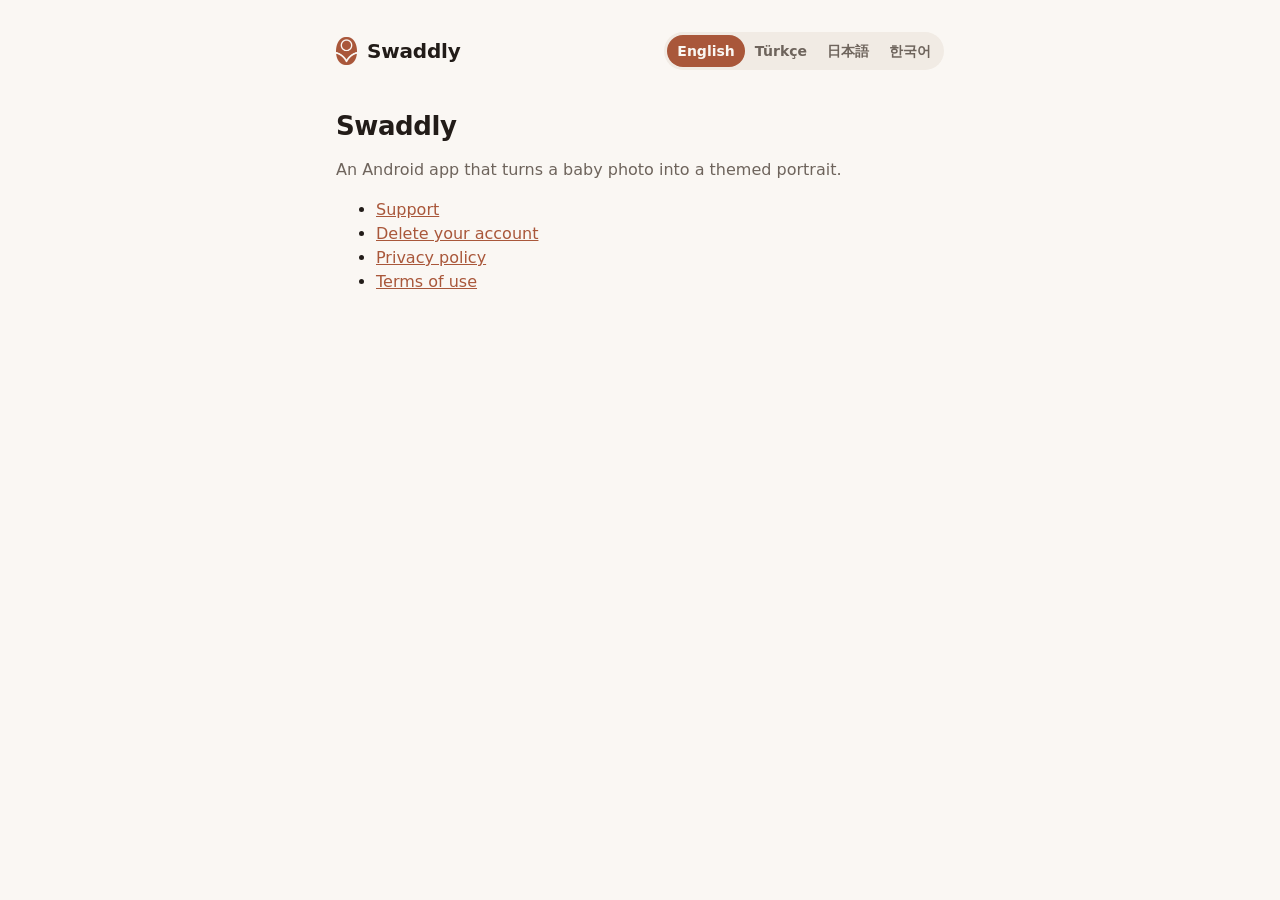
<file: index.html>
<!doctype html>
<html lang="en">
<head>
  <meta charset="utf-8">
  <meta name="viewport" content="width=device-width, initial-scale=1">
  <title>Swaddly</title>
  <meta name="description" content="Swaddly turns a baby photo into a themed portrait.">
  <link rel="icon" href="favicon.png">
  <link rel="stylesheet" href="assets/style.css">
  <script src="assets/lang.js"></script>
</head>
<body>
<main>
  <header class="top">
    <a class="brand" href="./" data-keep-lang><span class="brand-mark" aria-hidden="true"></span>Swaddly</a>
    <nav class="languages" aria-label="Language">
      <a href="#en" hreflang="en" data-switch>English</a>
      <a href="#tr" hreflang="tr" lang="tr" data-switch>Türkçe</a>
      <a href="#ja" hreflang="ja" lang="ja" data-switch>日本語</a>
      <a href="#ko" hreflang="ko" lang="ko" data-switch>한국어</a>
    </nav>
  </header>

  <section data-lang="en">
    <h1>Swaddly</h1>
    <p class="muted">An Android app that turns a baby photo into a themed portrait.</p>
    <ul>
      <li><a href="support/#en">Support</a></li>
      <li><a href="delete-account/#en">Delete your account</a></li>
      <li><a href="privacy/#en">Privacy policy</a></li>
      <li><a href="terms/#en">Terms of use</a></li>
    </ul>
  </section>

  <hr class="lang-divider">

  <section lang="tr" data-lang="tr">
    <h1>Swaddly</h1>
    <p class="muted">Bebek fotoğrafını temalı bir portreye dönüştüren Android uygulaması.</p>
    <ul>
      <li><a href="support/#tr">Destek</a></li>
      <li><a href="delete-account/#tr">Hesabını sil</a></li>
      <li><a href="privacy/#tr">Gizlilik politikası</a></li>
      <li><a href="terms/#tr">Kullanım koşulları</a></li>
    </ul>
  </section>
  <section lang="ja" data-lang="ja">
    <h1>Swaddly</h1>
    <p class="muted">赤ちゃんの写真をテーマ別のポートレートにするAndroidアプリ。</p>
    <ul>
      <li><a href="support/#ja">サポート</a></li>
      <li><a href="delete-account/#ja">アカウントの削除</a></li>
      <li><a href="privacy/#en">プライバシーポリシー</a></li>
      <li><a href="terms/#en">利用規約</a></li>
    </ul>
  </section>

  <section lang="ko" data-lang="ko">
    <h1>Swaddly</h1>
    <p class="muted">아기 사진을 테마별 포트레이트로 만들어 주는 Android 앱.</p>
    <ul>
      <li><a href="support/#ko">지원</a></li>
      <li><a href="delete-account/#ko">계정 삭제</a></li>
      <li><a href="privacy/#en">개인정보처리방침</a></li>
      <li><a href="terms/#en">이용약관</a></li>
    </ul>
  </section>
</main>
</body>
</html>
</file>
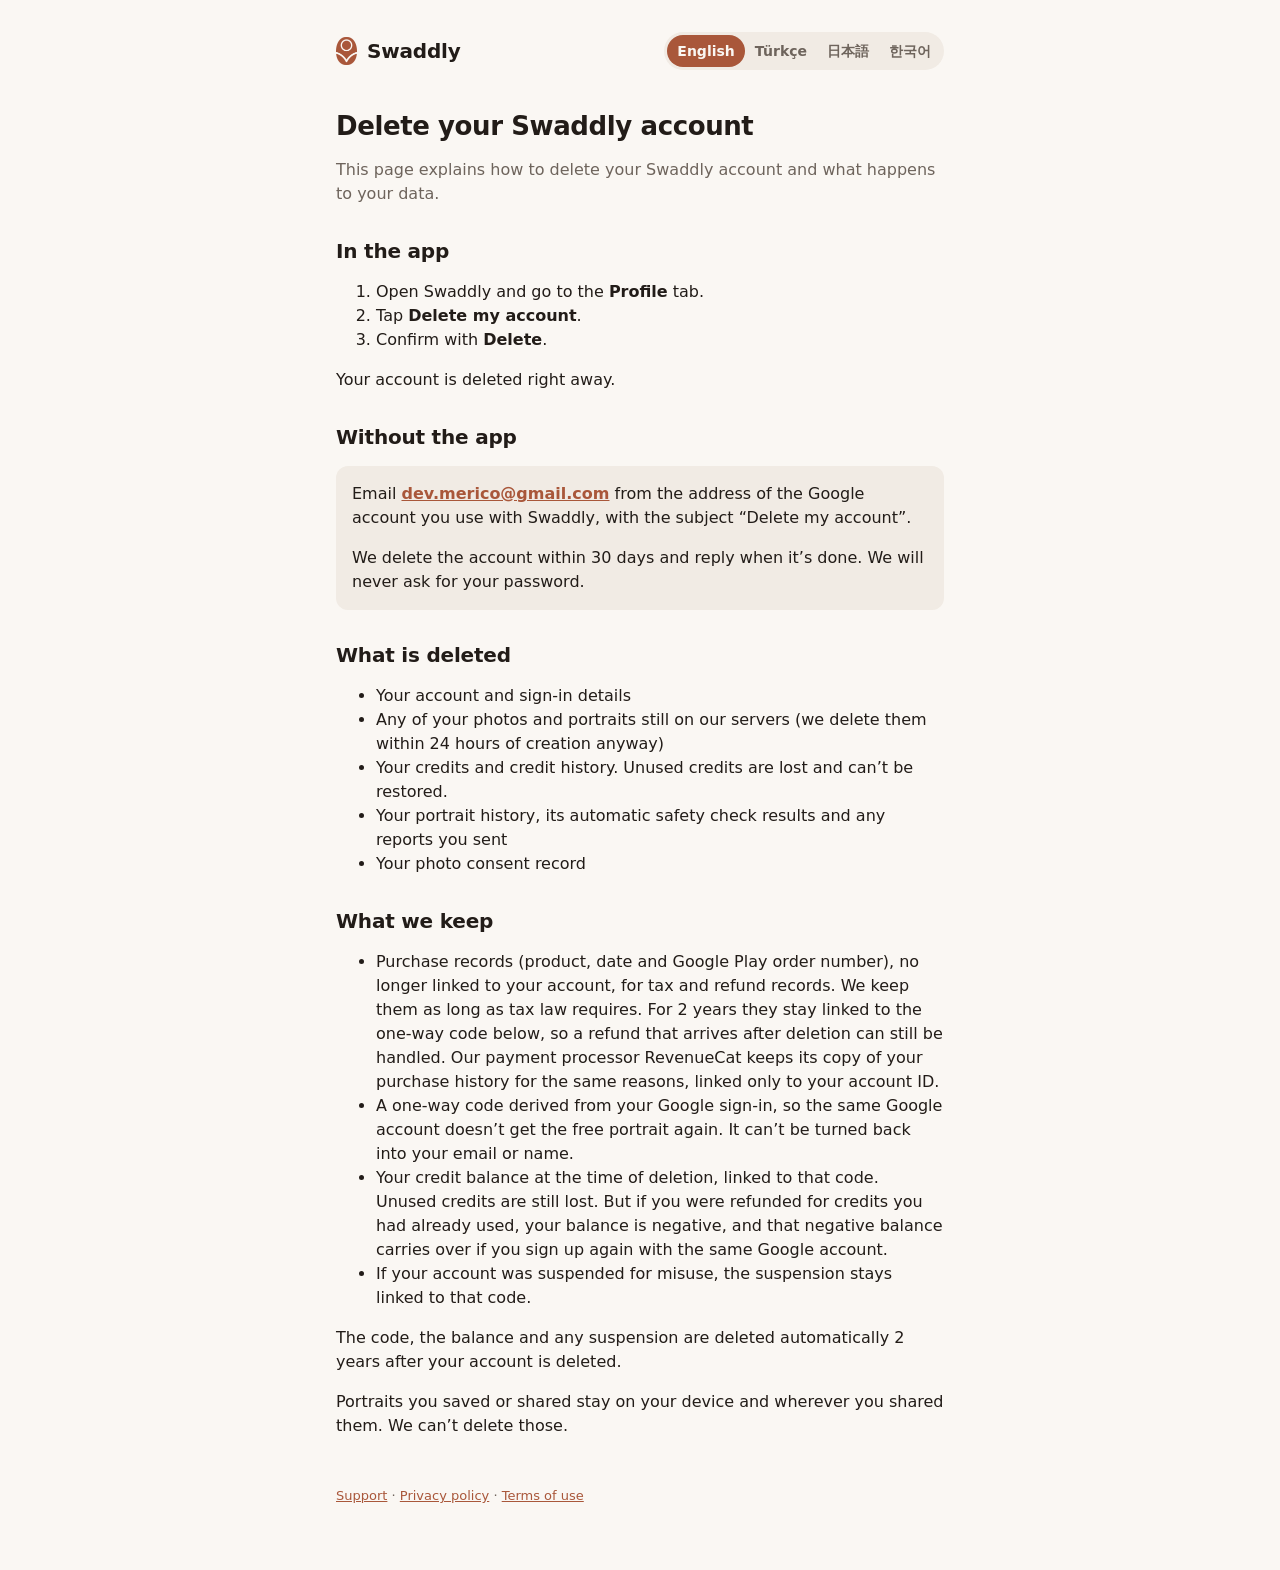
<file: delete-account/index.html>
<!doctype html>
<html lang="en">
<head>
  <meta charset="utf-8">
  <meta name="viewport" content="width=device-width, initial-scale=1">
  <title>Delete your Swaddly account</title>
  <meta name="description" content="How to delete your Swaddly account and what happens to your data.">
  <link rel="icon" href="../favicon.png">
  <link rel="stylesheet" href="../assets/style.css">
  <script src="../assets/lang.js"></script>
</head>
<body>
<main>
  <header class="top">
    <a class="brand" href="../" data-keep-lang><span class="brand-mark" aria-hidden="true"></span>Swaddly</a>
    <nav class="languages" aria-label="Language">
      <a href="#en" hreflang="en" data-switch>English</a>
      <a href="#tr" hreflang="tr" lang="tr" data-switch>Türkçe</a>
      <a href="#ja" hreflang="ja" lang="ja" data-switch>日本語</a>
      <a href="#ko" hreflang="ko" lang="ko" data-switch>한국어</a>
    </nav>
  </header>

  <section data-lang="en">
    <h1>Delete your Swaddly account</h1>
    <p class="muted">This page explains how to delete your Swaddly account and what happens to your data.</p>

    <h2>In the app</h2>
    <ol>
      <li>Open Swaddly and go to the <strong>Profile</strong> tab.</li>
      <li>Tap <strong>Delete my account</strong>.</li>
      <li>Confirm with <strong>Delete</strong>.</li>
    </ol>
    <p>Your account is deleted right away.</p>

    <h2>Without the app</h2>
    <div class="card">
      <p>Email <a class="email" href="mailto:dev.merico@gmail.com?subject=Delete%20my%20account">dev.merico@gmail.com</a> from the address of the Google account you use with Swaddly, with the subject “Delete my account”.</p>
      <p>We delete the account within 30 days and reply when it’s done. We will never ask for your password.</p>
    </div>

    <h2>What is deleted</h2>
    <ul>
      <li>Your account and sign-in details</li>
      <li>Any of your photos and portraits still on our servers (we delete them within 24 hours of creation anyway)</li>
      <li>Your credits and credit history. Unused credits are lost and can’t be restored.</li>
      <li>Your portrait history, its automatic safety check results and any reports you sent</li>
      <li>Your photo consent record</li>
    </ul>

    <h2>What we keep</h2>
    <ul>
      <li>Purchase records (product, date and Google Play order number), no longer linked to your account, for tax and refund records. We keep them as long as tax law requires. For 2 years they stay linked to the one-way code below, so a refund that arrives after deletion can still be handled. Our payment processor RevenueCat keeps its copy of your purchase history for the same reasons, linked only to your account ID.</li>
      <li>A one-way code derived from your Google sign-in, so the same Google account doesn’t get the free portrait again. It can’t be turned back into your email or name.</li>
      <li>Your credit balance at the time of deletion, linked to that code. Unused credits are still lost. But if you were refunded for credits you had already used, your balance is negative, and that negative balance carries over if you sign up again with the same Google account.</li>
      <li>If your account was suspended for misuse, the suspension stays linked to that code.</li>
    </ul>
    <p>The code, the balance and any suspension are deleted automatically 2 years after your account is deleted.</p>
    <p>Portraits you saved or shared stay on your device and wherever you shared them. We can’t delete those.</p>
  </section>

  <hr class="lang-divider">

  <section lang="tr" data-lang="tr">
    <h1>Swaddly hesabını sil</h1>
    <p class="muted">Bu sayfa Swaddly hesabını nasıl sileceğini ve verilerine ne olacağını anlatır.</p>

    <h2>Uygulamadan</h2>
    <ol>
      <li>Swaddly’yi aç ve <strong>Profil</strong> sekmesine git.</li>
      <li><strong>Hesabımı sil</strong>’e dokun.</li>
      <li><strong>Sil</strong> ile onayla.</li>
    </ol>
    <p>Hesabın hemen silinir.</p>

    <h2>Uygulama olmadan</h2>
    <div class="card">
      <p>Swaddly’de kullandığın Google hesabının adresinden <a class="email" href="mailto:dev.merico@gmail.com?subject=Hesab%C4%B1m%C4%B1%20sil">dev.merico@gmail.com</a> adresine “Hesabımı sil” konulu bir e-posta gönder.</p>
      <p>Hesabını 30 gün içinde sileriz ve bitince yanıt veririz. Şifreni asla sormayız.</p>
    </div>

    <h2>Neler silinir</h2>
    <ul>
      <li>Hesabın ve giriş bilgilerin</li>
      <li>Sunucularımızda hâlâ duran fotoğrafların ve portrelerin (zaten oluşturulduktan sonra 24 saat içinde sileriz)</li>
      <li>Kredilerin ve kredi geçmişin. Kullanılmamış krediler kaybolur, geri getirilemez.</li>
      <li>Portre geçmişin, otomatik güvenlik denetimi sonuçları ve gönderdiğin bildirimler</li>
      <li>Fotoğraf rızası kaydın</li>
    </ul>

    <h2>Neler saklanır</h2>
    <ul>
      <li>Satın alma kayıtları (ürün, tarih ve Google Play sipariş numarası), hesabınla bağı koparılmış olarak, vergi ve iade kayıtları için. Vergi mevzuatının gerektirdiği süre boyunca saklanır. Silmeden sonra gelen bir iade yine işlenebilsin diye 2 yıl boyunca aşağıdaki tek yönlü koda bağlı kalır. Ödeme altyapımız RevenueCat de satın alma geçmişinin kendi kopyasını aynı gerekçelerle, yalnızca hesap kimliğine bağlı olarak saklar.</li>
      <li>Google girişinden türetilen tek yönlü bir kod: aynı Google hesabı ücretsiz portreyi tekrar almasın diye. Bu koddan e-postan ya da adın geri çıkarılamaz.</li>
      <li>Silme anındaki kredi bakiyen, bu koda bağlı olarak. Kullanılmamış krediler yine geri gelmez. Ama kullandığın krediler için iade aldıysan bakiyen eksidedir ve aynı Google hesabıyla yeniden kaydolursan bu eksi bakiye yeni hesabına geçer.</li>
      <li>Hesabın kötüye kullanım nedeniyle askıya alındıysa askı kaydı bu koda bağlı kalır.</li>
    </ul>
    <p>Kod, bakiye ve varsa askı kaydı, hesabın silinmesinden 2 yıl sonra otomatik olarak silinir.</p>
    <p>Kaydettiğin ya da paylaştığın portreler cihazında ve paylaştığın yerlerde kalır. Onları biz silemeyiz.</p>
  </section>

  <section lang="ja" data-lang="ja">
    <h1>Swaddlyのアカウントを削除する</h1>
    <p class="muted">Swaddlyのアカウントの削除方法と、データがどうなるかを説明します。</p>

    <h2>アプリで削除する</h2>
    <ol>
      <li>Swaddlyを開き、<strong>プロフィール</strong>タブに移動します。</li>
      <li><strong>アカウントを削除</strong>をタップします。</li>
      <li><strong>削除</strong>で確定します。</li>
    </ol>
    <p>アカウントはすぐに削除されます。</p>

    <h2>アプリを使わずに削除する</h2>
    <div class="card">
      <p>Swaddlyで使っているGoogleアカウントのアドレスから、件名を「Delete my account」として <a class="email" href="mailto:dev.merico@gmail.com?subject=Delete%20my%20account">dev.merico@gmail.com</a> へメールしてください。</p>
      <p>30日以内にアカウントを削除し、完了したら返信します。パスワードをお尋ねすることはありません。</p>
    </div>

    <h2>削除されるもの</h2>
    <ul>
      <li>アカウントとログイン情報</li>
      <li>サーバーに残っている写真とポートレート（いずれにしても作成から24時間以内に削除しています）</li>
      <li>クレジットとクレジット履歴。未使用のクレジットは失われ、復元できません。</li>
      <li>ポートレート履歴、自動の安全チェックの結果、送信した報告</li>
      <li>写真の利用への同意の記録</li>
    </ul>

    <h2>保管されるもの</h2>
    <ul>
      <li>購入記録（商品、日付、Google Playの注文番号）。アカウントとの紐づけを外し、税務と返金の記録として、税法で必要な期間保管します。削除後に届いた返金にも対応できるよう、2年間は下記の一方向コードに紐づけたままにします。決済基盤のRevenueCatも、同じ理由で、アカウントIDのみに紐づけた購入履歴の写しを保管します。</li>
      <li>Googleログインから作られる一方向コード。同じGoogleアカウントで無料ポートレートを再び受け取れないようにするためです。このコードからメールアドレスやお名前を復元することはできません。</li>
      <li>削除時点のクレジット残高（このコードに紐づけて保管）。未使用のクレジットはやはり戻りません。ただし、使用済みのクレジットについて返金を受けた場合は残高がマイナスになっており、同じGoogleアカウントで再登録するとそのマイナス残高が引き継がれます。</li>
      <li>不正利用によりアカウントが停止されていた場合は、その停止記録もこのコードに紐づけて残ります。</li>
    </ul>
    <p>コード、残高、停止記録は、アカウント削除から2年後に自動で削除されます。</p>
    <p>保存または共有したポートレートは、端末や共有先に残ります。それらを当方で削除することはできません。</p>
  </section>

  <section lang="ko" data-lang="ko">
    <h1>Swaddly 계정 삭제</h1>
    <p class="muted">Swaddly 계정을 삭제하는 방법과 개인정보가 어떻게 되는지 안내합니다.</p>

    <h2>앱에서 삭제</h2>
    <ol>
      <li>Swaddly를 열고 <strong>프로필</strong> 탭으로 이동합니다.</li>
      <li><strong>계정 삭제</strong>를 누릅니다.</li>
      <li><strong>삭제</strong>를 눌러 확인합니다.</li>
    </ol>
    <p>계정은 바로 삭제됩니다.</p>

    <h2>앱 없이 삭제</h2>
    <div class="card">
      <p>Swaddly에서 쓰는 Google 계정의 주소로 제목을 'Delete my account'로 하여 <a class="email" href="mailto:dev.merico@gmail.com?subject=Delete%20my%20account">dev.merico@gmail.com</a>에 이메일을 보내 주세요.</p>
      <p>30일 이내에 계정을 삭제하고, 완료되면 답장을 드립니다. 비밀번호는 절대 묻지 않습니다.</p>
    </div>

    <h2>삭제되는 정보</h2>
    <ul>
      <li>계정과 로그인 정보</li>
      <li>서버에 아직 남아 있는 사진과 포트레이트(어차피 생성 후 24시간 이내에 삭제합니다)</li>
      <li>크레딧과 크레딧 내역. 사용하지 않은 크레딧은 사라지며 복구할 수 없습니다.</li>
      <li>포트레이트 기록, 자동 안전 검사 결과, 보낸 신고</li>
      <li>사진 이용 동의 기록</li>
    </ul>

    <h2>보관되는 정보</h2>
    <ul>
      <li>구매 기록(상품, 날짜, Google Play 주문 번호). 계정과의 연결을 끊고 세무·환불 기록으로 세법이 요구하는 기간 동안 보관합니다. 삭제 후 들어온 환불도 처리할 수 있도록 2년 동안은 아래 단방향 코드에 연결해 둡니다. 결제 시스템인 RevenueCat도 같은 이유로 계정 ID에만 연결된 구매 내역 사본을 보관합니다.</li>
      <li>Google 로그인에서 만든 단방향 코드. 같은 Google 계정이 무료 포트레이트를 다시 받지 못하게 하기 위해서입니다. 이 코드로 이메일이나 이름을 복원할 수 없습니다.</li>
      <li>삭제 시점의 크레딧 잔액(이 코드에 연결). 사용하지 않은 크레딧은 여전히 돌아오지 않습니다. 다만 이미 사용한 크레딧을 환불받았다면 잔액이 마이너스이며, 같은 Google 계정으로 다시 가입하면 그 마이너스 잔액이 이어집니다.</li>
      <li>악용으로 계정이 정지되었다면 정지 기록도 이 코드에 연결되어 남습니다.</li>
    </ul>
    <p>코드, 잔액, 정지 기록은 계정 삭제 2년 후 자동으로 삭제됩니다.</p>
    <p>저장하거나 공유한 포트레이트는 기기와 공유한 곳에 남습니다. 저희가 삭제할 수 없습니다.</p>
  </section>

  <footer data-lang="en">
    <a href="../support/#en">Support</a> · <a href="../privacy/#en">Privacy policy</a> · <a href="../terms/#en">Terms of use</a>
  </footer>
  <footer data-lang="ja" lang="ja">
    <a href="../support/#ja">サポート</a> · <a href="../privacy/#en">プライバシーポリシー</a> · <a href="../terms/#en">利用規約</a>
  </footer>
  <footer data-lang="ko" lang="ko">
    <a href="../support/#ko">지원</a> · <a href="../privacy/#en">개인정보처리방침</a> · <a href="../terms/#en">이용약관</a>
  </footer>
  <footer data-lang="tr" lang="tr">
    <a href="../support/#tr">Destek</a> · <a href="../privacy/#tr">Gizlilik politikası</a> · <a href="../terms/#tr">Kullanım koşulları</a>
  </footer>
</main>
</body>
</html>
</file>
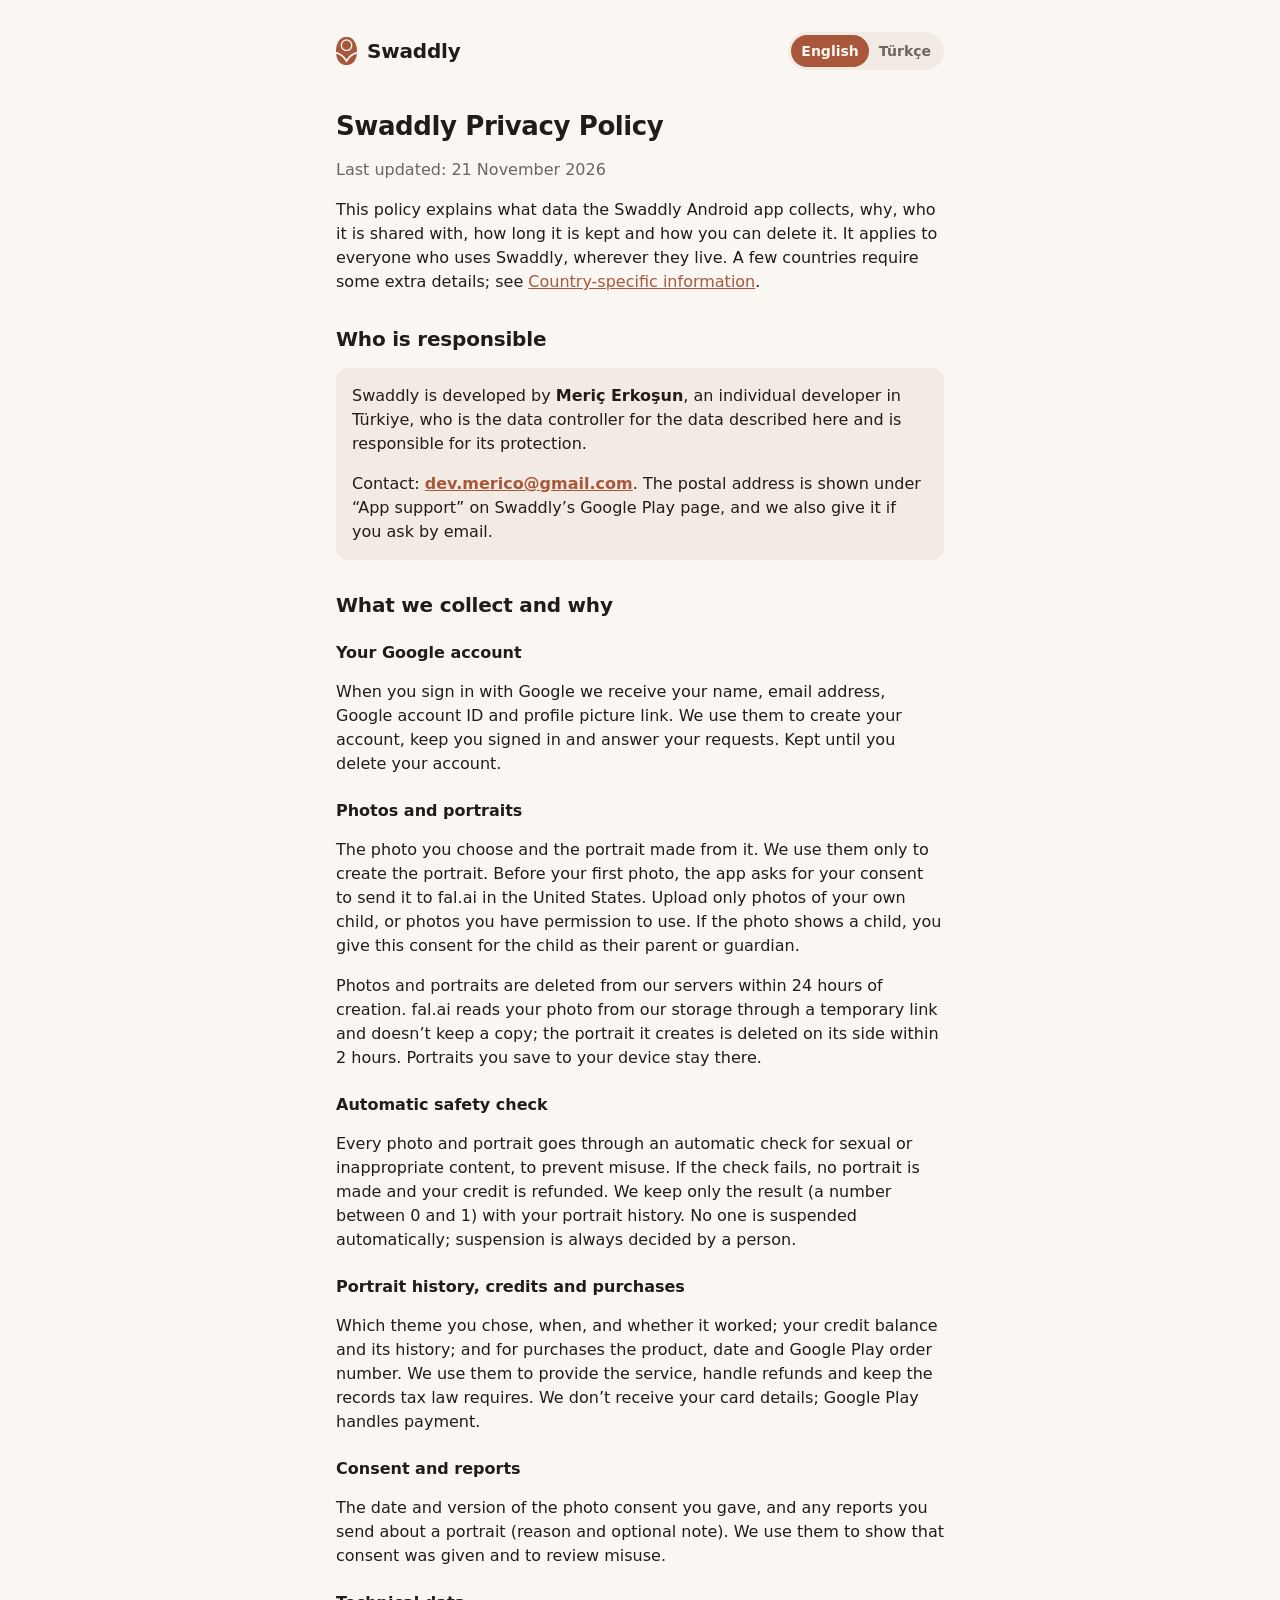
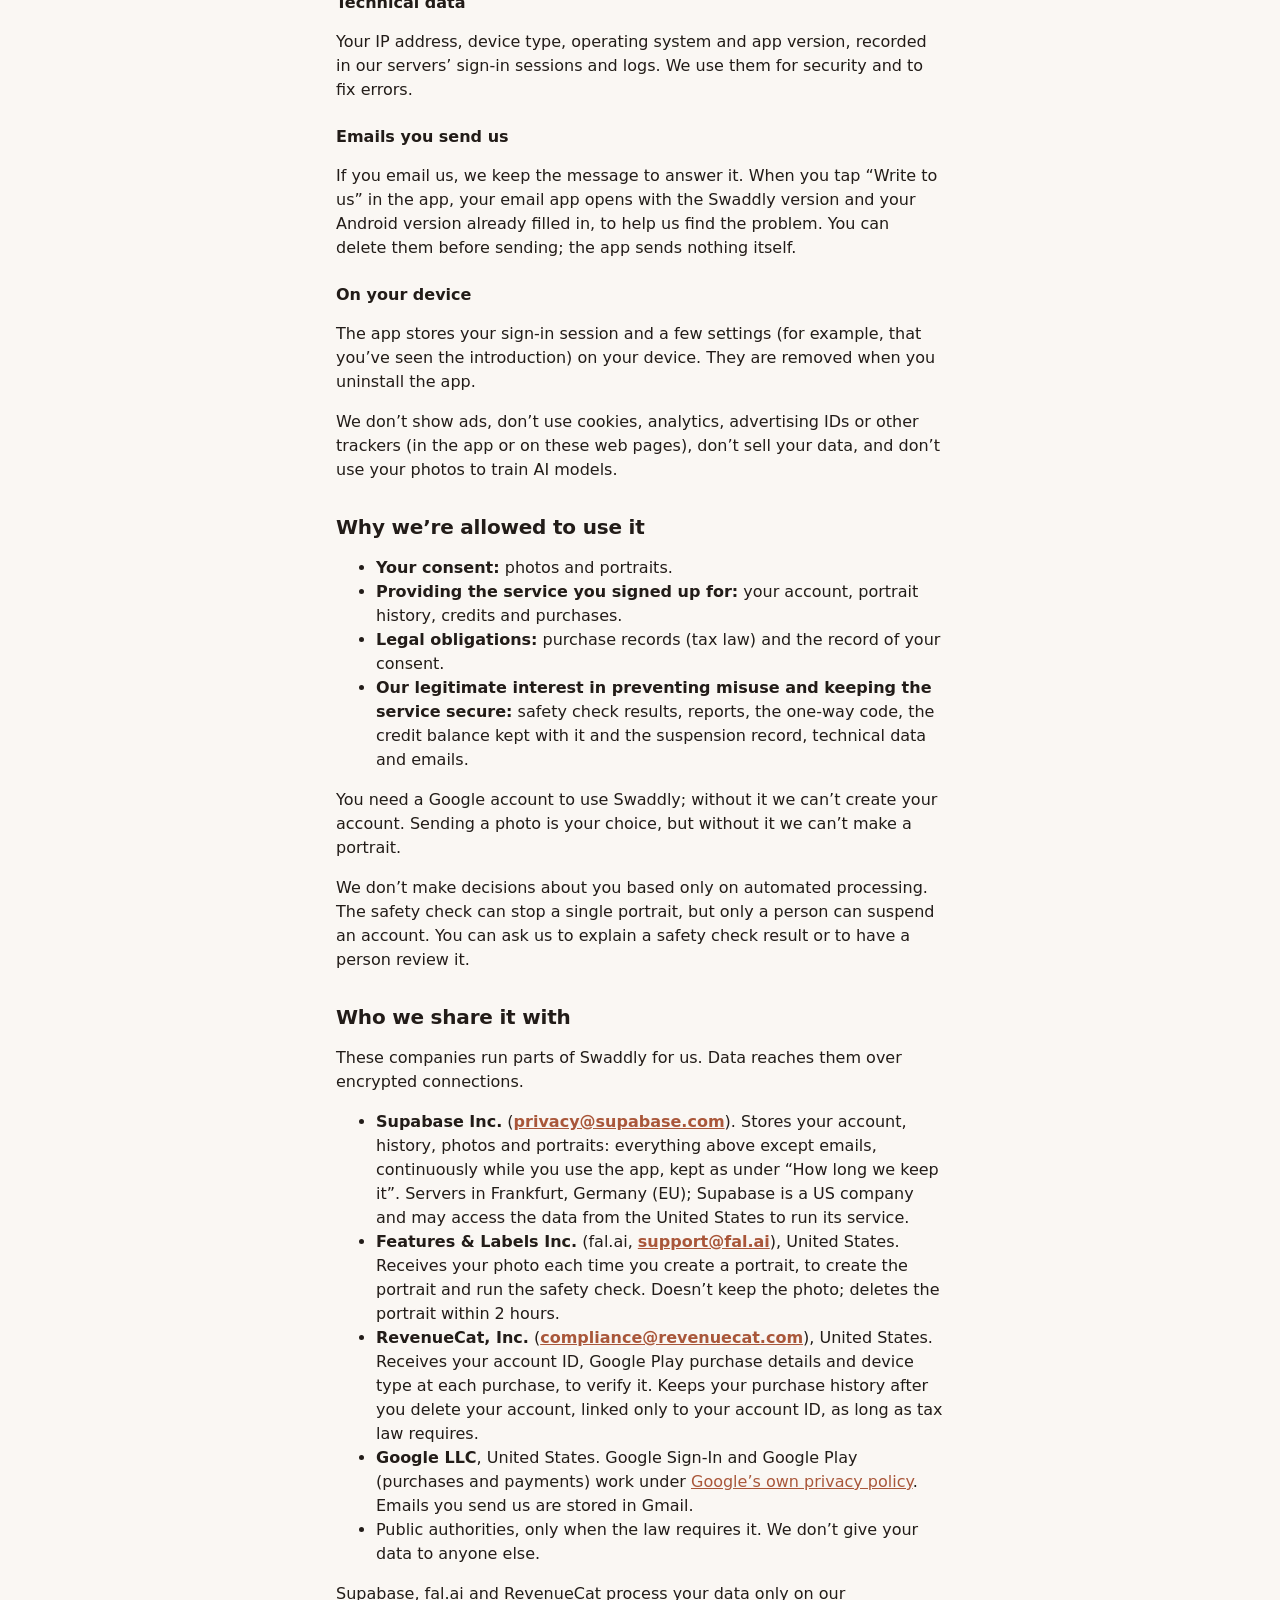
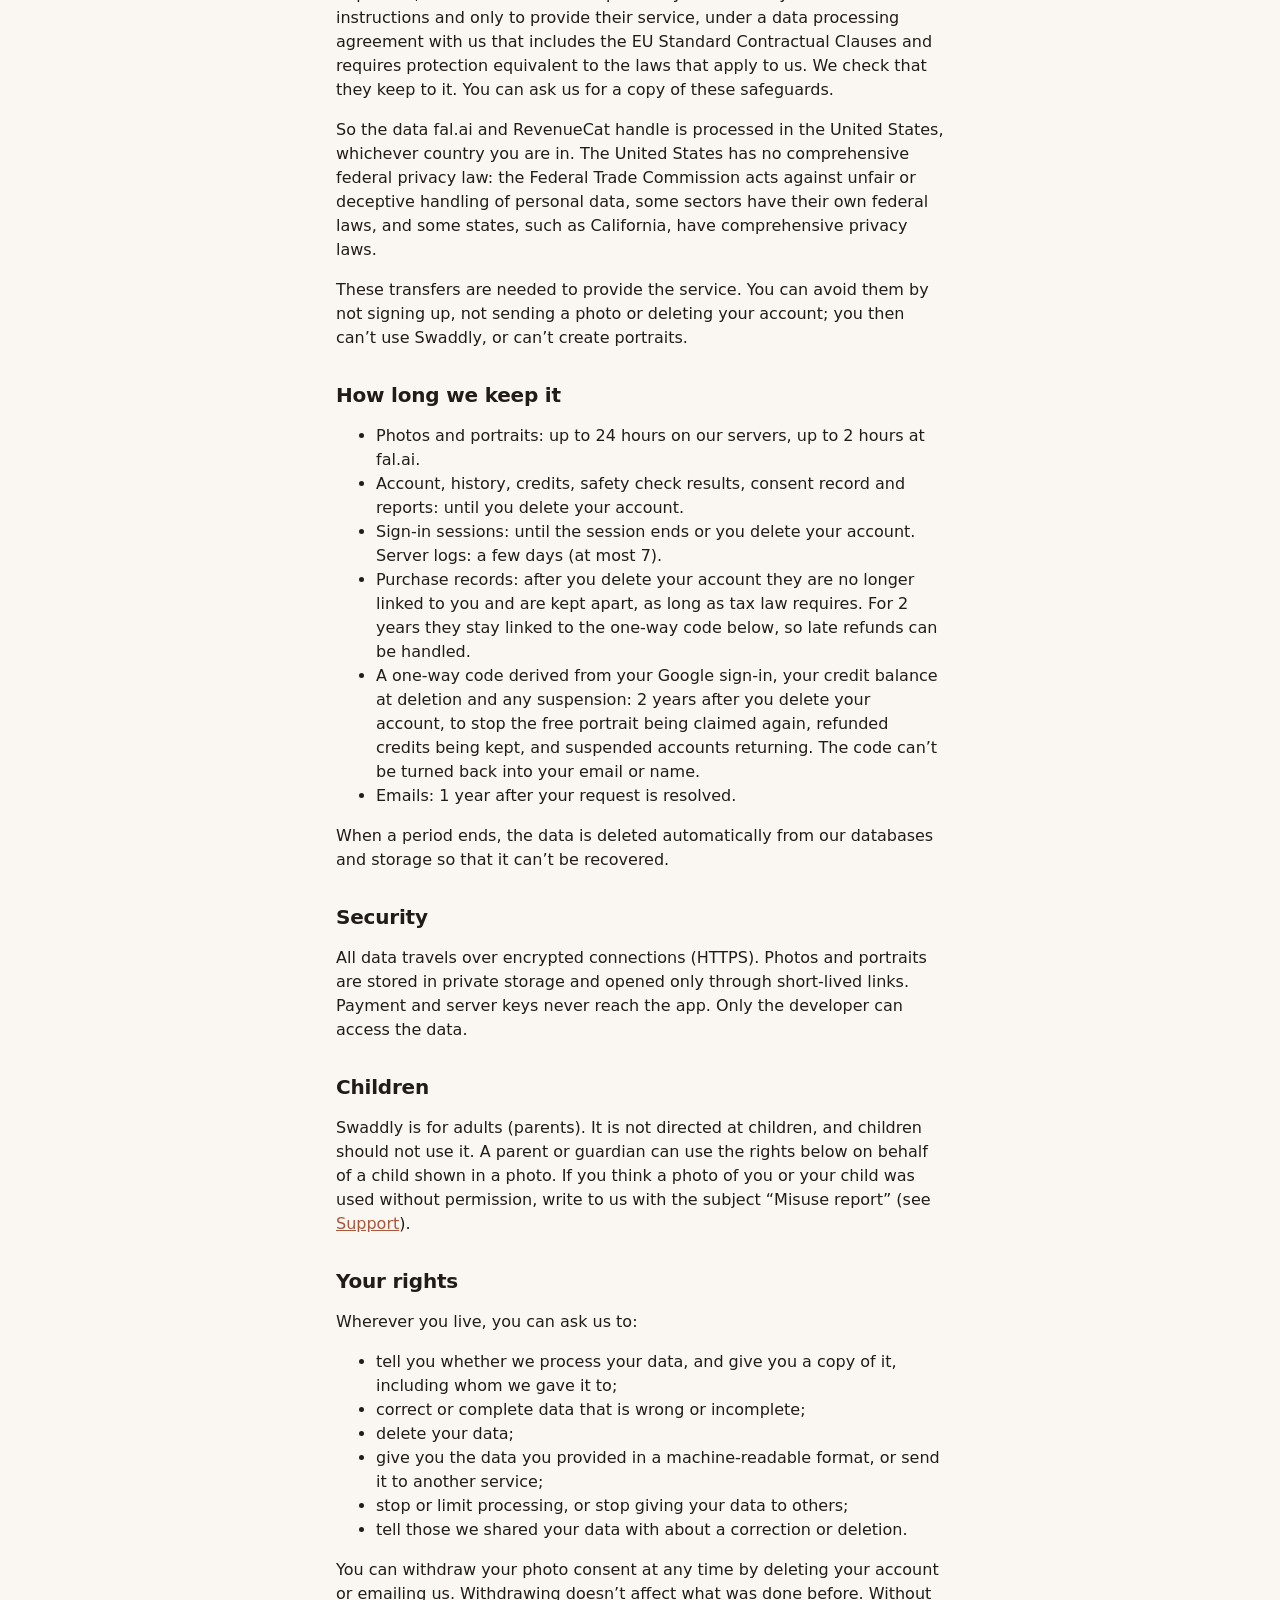
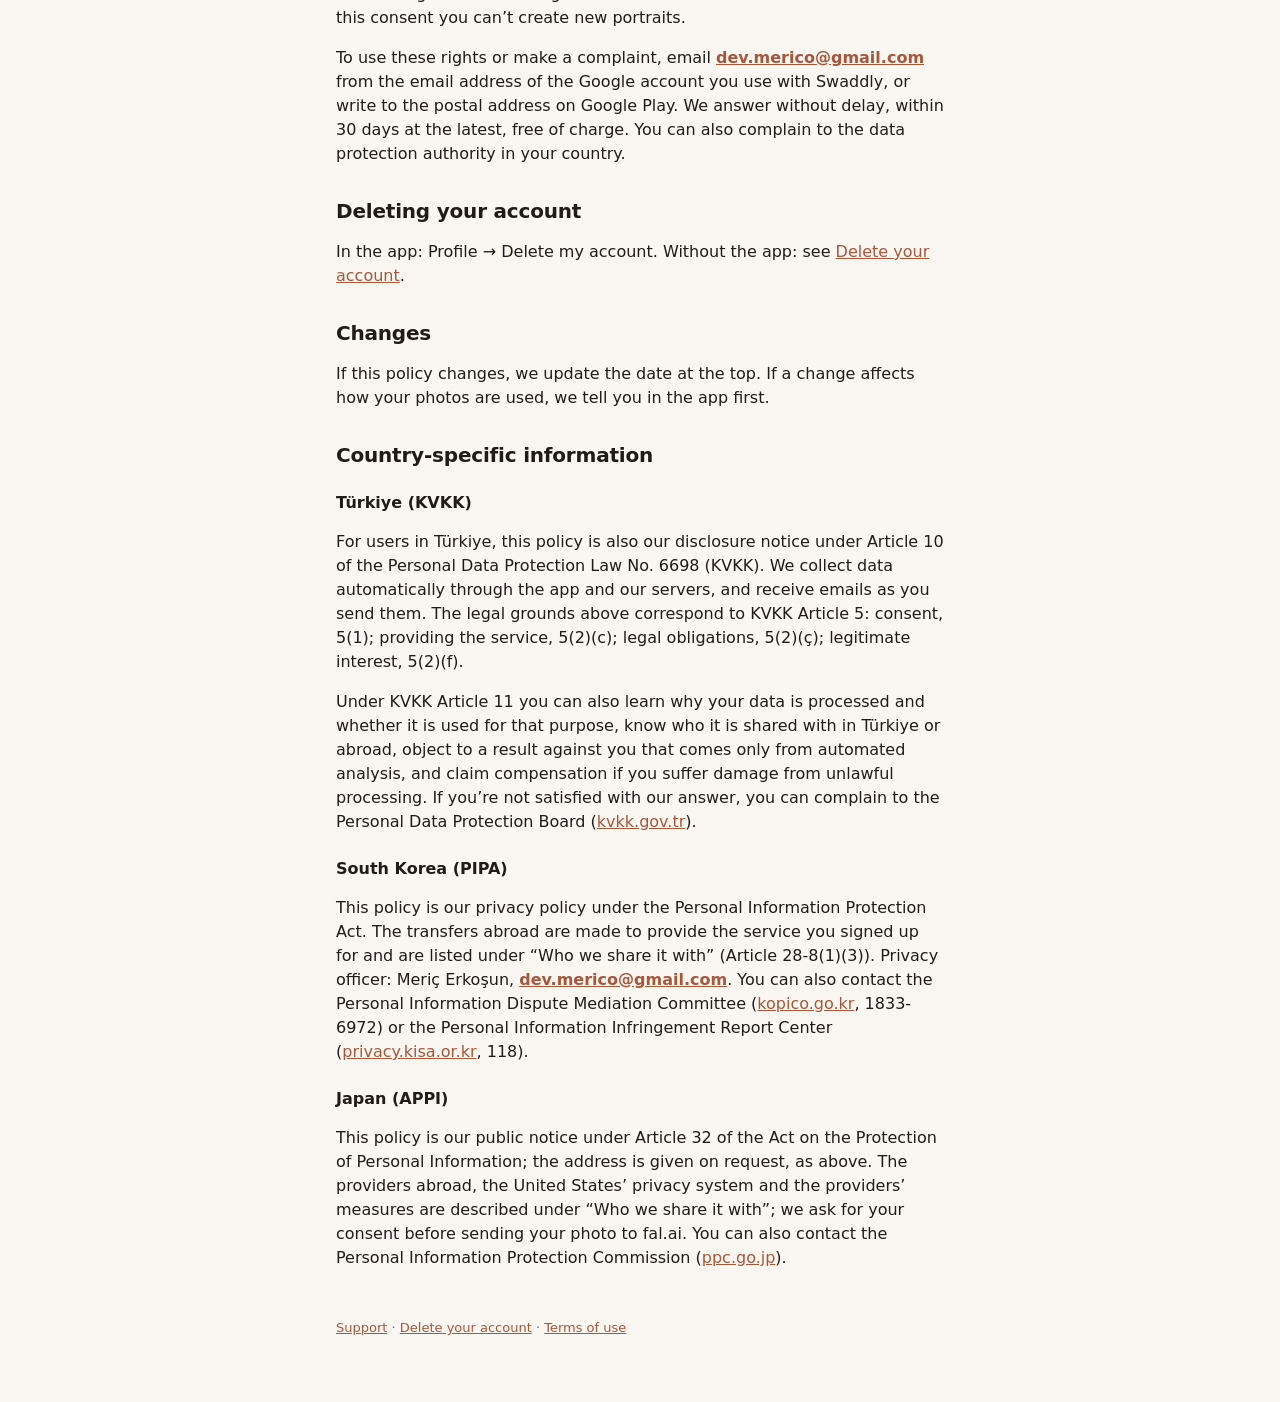
<file: privacy/index.html>
<!doctype html>
<html lang="en" data-langs="en tr">
<head>
  <meta charset="utf-8">
  <meta name="viewport" content="width=device-width, initial-scale=1">
  <title>Swaddly Privacy Policy</title>
  <meta name="description" content="How Swaddly collects, uses, shares and deletes your data.">
  <link rel="icon" href="../favicon.png">
  <link rel="stylesheet" href="../assets/style.css">
  <script src="../assets/lang.js"></script>
</head>
<body>
<main>
  <header class="top">
    <a class="brand" href="../" data-keep-lang><span class="brand-mark" aria-hidden="true"></span>Swaddly</a>
    <nav class="languages" aria-label="Language">
      <a href="#en" hreflang="en" data-switch>English</a>
      <a href="#tr" hreflang="tr" lang="tr" data-switch>Türkçe</a>
    </nav>
  </header>

  <section data-lang="en">
    <h1>Swaddly Privacy Policy</h1>
    <p class="muted">Last updated: 21 November 2026</p>
    <p>This policy explains what data the Swaddly Android app collects, why, who it is shared with, how long it is kept and how you can delete it. It applies to everyone who uses Swaddly, wherever they live. A few countries require some extra details; see <a href="#en-countries">Country-specific information</a>.</p>

    <h2>Who is responsible</h2>
    <div class="card">
      <p>Swaddly is developed by <strong>Meriç Erkoşun</strong>, an individual developer in Türkiye, who is the data controller for the data described here and is responsible for its protection.</p>
      <p>Contact: <a class="email" href="mailto:dev.merico@gmail.com">dev.merico@gmail.com</a>. The postal address is shown under “App support” on Swaddly’s Google Play page, and we also give it if you ask by email.</p>
    </div>

    <h2>What we collect and why</h2>

    <h3>Your Google account</h3>
    <p>When you sign in with Google we receive your name, email address, Google account ID and profile picture link. We use them to create your account, keep you signed in and answer your requests. Kept until you delete your account.</p>

    <h3>Photos and portraits</h3>
    <p>The photo you choose and the portrait made from it. We use them only to create the portrait. Before your first photo, the app asks for your consent to send it to fal.ai in the United States. Upload only photos of your own child, or photos you have permission to use. If the photo shows a child, you give this consent for the child as their parent or guardian.</p>
    <p>Photos and portraits are deleted from our servers within 24 hours of creation. fal.ai reads your photo from our storage through a temporary link and doesn’t keep a copy; the portrait it creates is deleted on its side within 2 hours. Portraits you save to your device stay there.</p>

    <h3>Automatic safety check</h3>
    <p>Every photo and portrait goes through an automatic check for sexual or inappropriate content, to prevent misuse. If the check fails, no portrait is made and your credit is refunded. We keep only the result (a number between 0 and 1) with your portrait history. No one is suspended automatically; suspension is always decided by a person.</p>

    <h3>Portrait history, credits and purchases</h3>
    <p>Which theme you chose, when, and whether it worked; your credit balance and its history; and for purchases the product, date and Google Play order number. We use them to provide the service, handle refunds and keep the records tax law requires. We don’t receive your card details; Google Play handles payment.</p>

    <h3>Consent and reports</h3>
    <p>The date and version of the photo consent you gave, and any reports you send about a portrait (reason and optional note). We use them to show that consent was given and to review misuse.</p>

    <h3>Technical data</h3>
    <p>Your IP address, device type, operating system and app version, recorded in our servers’ sign-in sessions and logs. We use them for security and to fix errors.</p>

    <h3>Emails you send us</h3>
    <p>If you email us, we keep the message to answer it. When you tap “Write to us” in the app, your email app opens with the Swaddly version and your Android version already filled in, to help us find the problem. You can delete them before sending; the app sends nothing itself.</p>

    <h3>On your device</h3>
    <p>The app stores your sign-in session and a few settings (for example, that you’ve seen the introduction) on your device. They are removed when you uninstall the app.</p>

    <p>We don’t show ads, don’t use cookies, analytics, advertising IDs or other trackers (in the app or on these web pages), don’t sell your data, and don’t use your photos to train AI models.</p>

    <h2>Why we’re allowed to use it</h2>
    <ul>
      <li><strong>Your consent:</strong> photos and portraits.</li>
      <li><strong>Providing the service you signed up for:</strong> your account, portrait history, credits and purchases.</li>
      <li><strong>Legal obligations:</strong> purchase records (tax law) and the record of your consent.</li>
      <li><strong>Our legitimate interest in preventing misuse and keeping the service secure:</strong> safety check results, reports, the one-way code, the credit balance kept with it and the suspension record, technical data and emails.</li>
    </ul>
    <p>You need a Google account to use Swaddly; without it we can’t create your account. Sending a photo is your choice, but without it we can’t make a portrait.</p>
    <p>We don’t make decisions about you based only on automated processing. The safety check can stop a single portrait, but only a person can suspend an account. You can ask us to explain a safety check result or to have a person review it.</p>

    <h2>Who we share it with</h2>
    <p>These companies run parts of Swaddly for us. Data reaches them over encrypted connections.</p>
    <ul>
      <li><strong>Supabase Inc.</strong> (<a class="email" href="mailto:privacy@supabase.com">privacy@supabase.com</a>). Stores your account, history, photos and portraits: everything above except emails, continuously while you use the app, kept as under “How long we keep it”. Servers in Frankfurt, Germany (EU); Supabase is a US company and may access the data from the United States to run its service.</li>
      <li><strong>Features &amp; Labels Inc.</strong> (fal.ai, <a class="email" href="mailto:support@fal.ai">support@fal.ai</a>), United States. Receives your photo each time you create a portrait, to create the portrait and run the safety check. Doesn’t keep the photo; deletes the portrait within 2 hours.</li>
      <li><strong>RevenueCat, Inc.</strong> (<a class="email" href="mailto:compliance@revenuecat.com">compliance@revenuecat.com</a>), United States. Receives your account ID, Google Play purchase details and device type at each purchase, to verify it. Keeps your purchase history after you delete your account, linked only to your account ID, as long as tax law requires.</li>
      <li><strong>Google LLC</strong>, United States. Google Sign-In and Google Play (purchases and payments) work under <a href="https://policies.google.com/privacy">Google’s own privacy policy</a>. Emails you send us are stored in Gmail.</li>
      <li>Public authorities, only when the law requires it. We don’t give your data to anyone else.</li>
    </ul>
    <p>Supabase, fal.ai and RevenueCat process your data only on our instructions and only to provide their service, under a data processing agreement with us that includes the EU Standard Contractual Clauses and requires protection equivalent to the laws that apply to us. We check that they keep to it. You can ask us for a copy of these safeguards.</p>
    <p>So the data fal.ai and RevenueCat handle is processed in the United States, whichever country you are in. The United States has no comprehensive federal privacy law: the Federal Trade Commission acts against unfair or deceptive handling of personal data, some sectors have their own federal laws, and some states, such as California, have comprehensive privacy laws.</p>
    <p>These transfers are needed to provide the service. You can avoid them by not signing up, not sending a photo or deleting your account; you then can’t use Swaddly, or can’t create portraits.</p>

    <h2>How long we keep it</h2>
    <ul>
      <li>Photos and portraits: up to 24 hours on our servers, up to 2 hours at fal.ai.</li>
      <li>Account, history, credits, safety check results, consent record and reports: until you delete your account.</li>
      <li>Sign-in sessions: until the session ends or you delete your account. Server logs: a few days (at most 7).</li>
      <li>Purchase records: after you delete your account they are no longer linked to you and are kept apart, as long as tax law requires. For 2 years they stay linked to the one-way code below, so late refunds can be handled.</li>
      <li>A one-way code derived from your Google sign-in, your credit balance at deletion and any suspension: 2 years after you delete your account, to stop the free portrait being claimed again, refunded credits being kept, and suspended accounts returning. The code can’t be turned back into your email or name.</li>
      <li>Emails: 1 year after your request is resolved.</li>
    </ul>
    <p>When a period ends, the data is deleted automatically from our databases and storage so that it can’t be recovered.</p>

    <h2>Security</h2>
    <p>All data travels over encrypted connections (HTTPS). Photos and portraits are stored in private storage and opened only through short-lived links. Payment and server keys never reach the app. Only the developer can access the data.</p>

    <h2>Children</h2>
    <p>Swaddly is for adults (parents). It is not directed at children, and children should not use it. A parent or guardian can use the rights below on behalf of a child shown in a photo. If you think a photo of you or your child was used without permission, write to us with the subject “Misuse report” (see <a href="../support/#en">Support</a>).</p>

    <h2>Your rights</h2>
    <p>Wherever you live, you can ask us to:</p>
    <ul>
      <li>tell you whether we process your data, and give you a copy of it, including whom we gave it to;</li>
      <li>correct or complete data that is wrong or incomplete;</li>
      <li>delete your data;</li>
      <li>give you the data you provided in a machine-readable format, or send it to another service;</li>
      <li>stop or limit processing, or stop giving your data to others;</li>
      <li>tell those we shared your data with about a correction or deletion.</li>
    </ul>
    <p>You can withdraw your photo consent at any time by deleting your account or emailing us. Withdrawing doesn’t affect what was done before. Without this consent you can’t create new portraits.</p>
    <p>To use these rights or make a complaint, email <a class="email" href="mailto:dev.merico@gmail.com">dev.merico@gmail.com</a> from the email address of the Google account you use with Swaddly, or write to the postal address on Google Play. We answer without delay, within 30 days at the latest, free of charge. You can also complain to the data protection authority in your country.</p>

    <h2>Deleting your account</h2>
    <p>In the app: Profile → Delete my account. Without the app: see <a href="../delete-account/#en">Delete your account</a>.</p>

    <h2>Changes</h2>
    <p>If this policy changes, we update the date at the top. If a change affects how your photos are used, we tell you in the app first.</p>

    <h2 id="en-countries">Country-specific information</h2>

    <h3>Türkiye (KVKK)</h3>
    <p>For users in Türkiye, this policy is also our disclosure notice under Article 10 of the Personal Data Protection Law No. 6698 (KVKK). We collect data automatically through the app and our servers, and receive emails as you send them. The legal grounds above correspond to KVKK Article 5: consent, 5(1); providing the service, 5(2)(c); legal obligations, 5(2)(ç); legitimate interest, 5(2)(f).</p>
    <p>Under KVKK Article 11 you can also learn why your data is processed and whether it is used for that purpose, know who it is shared with in Türkiye or abroad, object to a result against you that comes only from automated analysis, and claim compensation if you suffer damage from unlawful processing. If you’re not satisfied with our answer, you can complain to the Personal Data Protection Board (<a href="https://www.kvkk.gov.tr">kvkk.gov.tr</a>).</p>

    <h3>South Korea (PIPA)</h3>
    <p>This policy is our privacy policy under the Personal Information Protection Act. The transfers abroad are made to provide the service you signed up for and are listed under “Who we share it with” (Article 28-8(1)(3)). Privacy officer: Meriç Erkoşun, <a class="email" href="mailto:dev.merico@gmail.com">dev.merico@gmail.com</a>. You can also contact the Personal Information Dispute Mediation Committee (<a href="https://www.kopico.go.kr">kopico.go.kr</a>, 1833-6972) or the Personal Information Infringement Report Center (<a href="https://privacy.kisa.or.kr">privacy.kisa.or.kr</a>, 118).</p>

    <h3>Japan (APPI)</h3>
    <p>This policy is our public notice under Article 32 of the Act on the Protection of Personal Information; the address is given on request, as above. The providers abroad, the United States’ privacy system and the providers’ measures are described under “Who we share it with”; we ask for your consent before sending your photo to fal.ai. You can also contact the Personal Information Protection Commission (<a href="https://www.ppc.go.jp">ppc.go.jp</a>).</p>
  </section>

  <hr class="lang-divider">

  <section lang="tr" data-lang="tr">
    <h1>Swaddly Gizlilik Politikası</h1>
    <p class="muted">Son güncelleme: 21 Kasım 2026</p>
    <p>Bu metin, Swaddly Android uygulamasının hangi verileri, neden topladığını, kimlerle paylaştığını, ne kadar sakladığını ve nasıl silebileceğini anlatır. Nerede yaşarsan yaşa Swaddly’yi kullanan herkes için geçerlidir. Birkaç ülke bazı ek bilgiler ister; bkz. <a href="#tr-countries">Ülkelere özel bilgiler</a>.</p>

    <h2>Veri sorumlusu</h2>
    <div class="card">
      <p>Swaddly, Türkiye’de bireysel geliştirici <strong>Meriç Erkoşun</strong> tarafından geliştirilir. Burada anlatılan verilerin veri sorumlusu ve korunmasından sorumlu kişi odur.</p>
      <p>İletişim: <a class="email" href="mailto:dev.merico@gmail.com">dev.merico@gmail.com</a>. Posta adresi, Swaddly’nin Google Play sayfasında “Uygulama desteği” bölümünde yer alır; e-postayla istersen de bildiririz.</p>
    </div>

    <h2>Hangi verileri, neden işliyoruz</h2>

    <h3>Google hesabın</h3>
    <p>Google ile giriş yaptığında adını, e-posta adresini, Google hesap kimliğini ve profil fotoğrafı bağlantını alırız. Hesabını açmak, girişini açık tutmak ve taleplerini yanıtlamak için kullanırız. Hesabını silene kadar saklanır.</p>

    <h3>Fotoğraflar ve portreler</h3>
    <p>Seçtiğin fotoğraf ve ondan oluşturulan portre. Yalnızca portreyi oluşturmak için kullanılır. İlk fotoğraftan önce uygulama, fotoğrafın ABD’deki fal.ai’ye gönderilmesi için açık rızanı ister. Yalnızca kendi çocuğunun ya da kullanma iznin olan fotoğrafları yükle. Fotoğrafta bir çocuk varsa bu rızayı çocuk için, onun ebeveyni ya da vasisi olarak verirsin.</p>
    <p>Fotoğraflar ve portreler oluşturulduktan sonra 24 saat içinde sunucularımızdan silinir. fal.ai fotoğrafı bizim depomuzdan geçici bir bağlantıyla okur ve kopyasını tutmaz; oluşturduğu portre onun tarafında 2 saat içinde silinir. Cihazına kaydettiğin portreler cihazında kalır.</p>

    <h3>Otomatik güvenlik denetimi</h3>
    <p>Her fotoğraf ve portre, kötüye kullanımı önlemek için cinsel ya da uygunsuz içerik açısından otomatik olarak denetlenir. Denetimden geçmezse portre oluşturulmaz ve kredin iade edilir. Yalnızca sonucu (0 ile 1 arası bir sayı) portre geçmişinle birlikte saklarız. Hiçbir hesap otomatik olarak askıya alınmaz; askı kararını her zaman bir insan verir.</p>

    <h3>Portre geçmişi, krediler ve satın almalar</h3>
    <p>Hangi temayı ne zaman seçtiğin ve işin sonucu; kredi bakiyen ve geçmişi; satın almalarda ürün, tarih ve Google Play sipariş numarası. Hizmeti sunmak, iadeleri işlemek ve vergi mevzuatının istediği kayıtları tutmak için kullanılır. Kart bilgilerini almayız; ödemeyi Google Play yapar.</p>

    <h3>Rıza ve bildirimler</h3>
    <p>Verdiğin fotoğraf rızasının tarihi ve sürümü; bir portre hakkında gönderdiğin bildirimler (sebep ve isteğe bağlı not). Rızanın alındığını gösterebilmek ve kötüye kullanımı incelemek için kullanılır.</p>

    <h3>Teknik veriler</h3>
    <p>IP adresin, cihaz türün, işletim sistemin ve uygulama sürümün; sunucularımızın giriş oturumu kayıtlarında ve günlüklerinde. Güvenlik ve hataları gidermek için kullanılır.</p>

    <h3>Bize gönderdiğin e-postalar</h3>
    <p>Bize yazarsan, yanıtlamak için mesajını saklarız. Uygulamada “Bize yaz”a dokunduğunda e-posta uygulaman, sorunu bulmamıza yardımcı olsun diye Swaddly sürümü ve Android sürümü yazılı olarak açılır. Göndermeden önce bunları silebilirsin; uygulama kendisi hiçbir şey göndermez.</p>

    <h3>Cihazında</h3>
    <p>Uygulama giriş oturumunu ve birkaç ayarı (örneğin tanıtımı gördüğünü) cihazında saklar. Uygulamayı kaldırınca silinir.</p>

    <p>Reklam göstermeyiz; çerez, analiz aracı, reklam kimliği ya da başka bir izleyici kullanmayız (uygulamada da bu web sayfalarında da); verini satmayız; fotoğraflarını yapay zekâ modeli eğitmek için kullanmayız.</p>

    <h2>Hangi hukuki sebeplerle</h2>
    <ul>
      <li><strong>Rızan:</strong> fotoğraflar ve portreler.</li>
      <li><strong>Kaydolduğun hizmeti sunmak:</strong> hesabın, portre geçmişin, kredilerin ve satın almaların.</li>
      <li><strong>Hukuki yükümlülükler:</strong> satın alma kayıtları (vergi mevzuatı) ve rızanın kaydı.</li>
      <li><strong>Kötüye kullanımı önleme ve hizmeti güvende tutma konusundaki meşru menfaatimiz:</strong> güvenlik denetimi sonuçları, bildirimler, tek yönlü kod, onunla saklanan kredi bakiyesi ve askı kaydı, teknik veriler ve e-postalar.</li>
    </ul>
    <p>Swaddly’yi kullanmak için bir Google hesabı gerekir; o olmadan hesabını açamayız. Fotoğraf göndermek senin seçimindir, ama fotoğraf olmadan portre oluşturamayız.</p>
    <p>Hakkında yalnızca otomatik işlemeye dayanan karar vermeyiz. Güvenlik denetimi tek bir portreyi durdurabilir, ama bir hesabı yalnızca bir insan askıya alabilir. Bir denetim sonucunun açıklanmasını ya da bir insan tarafından incelenmesini isteyebilirsin.</p>

    <h2>Kimlerle, hangi amaçla paylaşıyoruz</h2>
    <p>Bu şirketler Swaddly’nin bazı kısımlarını bizim için yürütür. Veriler onlara şifreli bağlantıyla ulaşır.</p>
    <ul>
      <li><strong>Supabase Inc.</strong> (<a class="email" href="mailto:privacy@supabase.com">privacy@supabase.com</a>). Hesabını, geçmişini, fotoğraf ve portreleri saklar: e-postalar dışında yukarıdakilerin tümü, uygulamayı kullandığın sürece, “Ne kadar saklıyoruz” bölümündeki sürelerle. Sunucular Frankfurt’ta (Almanya, AB); Supabase bir ABD şirketidir ve hizmetini yürütmek için verilere ABD’den erişebilir.</li>
      <li><strong>Features &amp; Labels Inc.</strong> (fal.ai, <a class="email" href="mailto:support@fal.ai">support@fal.ai</a>), ABD. Her portre oluşturduğunda fotoğrafını alır; portreyi oluşturur ve güvenlik denetimini yapar. Fotoğrafı saklamaz; portreyi 2 saat içinde siler.</li>
      <li><strong>RevenueCat, Inc.</strong> (<a class="email" href="mailto:compliance@revenuecat.com">compliance@revenuecat.com</a>), ABD. Her satın almada hesap kimliğini, Google Play satın alma bilgilerini ve cihaz türünü alır ve satın almayı doğrular. Satın alma geçmişini, hesabını sildikten sonra da yalnızca hesap kimliğine bağlı olarak, vergi mevzuatının gerektirdiği süre boyunca saklar.</li>
      <li><strong>Google LLC</strong>, ABD. Google ile giriş ve Google Play (satın alma ve ödeme) <a href="https://policies.google.com/privacy?hl=tr">Google’ın kendi gizlilik politikasına</a> göre çalışır. Bize gönderdiğin e-postalar Gmail’de saklanır.</li>
      <li>Kamu kurumları: yalnızca kanun gerektirdiğinde. Verini başka kimseye vermeyiz.</li>
    </ul>
    <p>Supabase, fal.ai ve RevenueCat verini yalnızca bizim talimatımızla ve yalnızca hizmetini sunmak için, bizimle yaptığı veri işleme sözleşmesine göre işler. Bu sözleşmeler Avrupa Birliği’nin standart sözleşme hükümlerini içerir ve bize uygulanan kanunlara denk koruma şart koşar. Buna uyduklarını kontrol ederiz. Bu güvencelerin bir kopyasını bizden isteyebilirsin.</p>
    <p>Bu yüzden fal.ai ve RevenueCat’in işlediği veriler, hangi ülkede olursan ol ABD’de işlenir. ABD’de kapsamlı bir federal gizlilik kanunu yoktur: Federal Ticaret Komisyonu kişisel verilerin haksız ya da aldatıcı biçimde işlenmesine karşı işlem yapar, bazı sektörlerin kendi federal kanunları vardır ve Kaliforniya gibi bazı eyaletlerde kapsamlı gizlilik kanunları bulunur.</p>
    <p>Bu aktarımlar hizmeti sunmak için gereklidir. Kaydolmayarak, fotoğraf göndermeyerek ya da hesabını silerek bunlardan kaçınabilirsin; bu durumda Swaddly’yi kullanamaz ya da portre oluşturamazsın.</p>

    <h2>Ne kadar saklıyoruz</h2>
    <ul>
      <li>Fotoğraflar ve portreler: sunucularımızda en fazla 24 saat, fal.ai’de en fazla 2 saat.</li>
      <li>Hesap, geçmiş, krediler, güvenlik denetimi sonuçları, rıza kaydı ve bildirimler: hesabını silene kadar.</li>
      <li>Giriş oturumları: oturum bitene ya da hesabını silene kadar. Sunucu günlükleri: birkaç gün (en fazla 7).</li>
      <li>Satın alma kayıtları: hesabını silince seninle bağı koparılır ve ayrı tutularak vergi mevzuatının gerektirdiği süre boyunca saklanır. Geç gelen iadeler işlenebilsin diye 2 yıl boyunca aşağıdaki tek yönlü koda bağlı kalır.</li>
      <li>Google girişinden türetilen tek yönlü kod, silme anındaki kredi bakiyen ve varsa askı kaydı: hesabını sildikten 2 yıl sonra silinir. Amacı ücretsiz portrenin tekrar alınmasını, iade edilen kredilerin elde tutulmasını ve askıdaki hesapların geri dönmesini önlemek. Bu koddan e-postan ya da adın geri çıkarılamaz.</li>
      <li>E-postalar: talebin sonuçlandıktan 1 yıl sonra silinir.</li>
    </ul>
    <p>Süre dolunca veriler veritabanlarımızdan ve depolarımızdan geri getirilemeyecek şekilde otomatik olarak silinir.</p>

    <h2>Güvenlik</h2>
    <p>Tüm veriler şifreli bağlantıyla (HTTPS) iletilir. Fotoğraflar ve portreler gizli depolarda durur ve yalnızca kısa ömürlü bağlantılarla açılır. Ödeme ve sunucu anahtarları uygulamaya hiç ulaşmaz. Verilere yalnızca geliştirici erişebilir.</p>

    <h2>Çocuklar</h2>
    <p>Swaddly yetişkinler (ebeveynler) içindir. Çocuklara yönelik değildir ve çocuklar kullanmamalıdır. Ebeveyn ya da vasi, fotoğraftaki çocuk adına aşağıdaki hakları kullanabilir. Senin ya da çocuğunun fotoğrafının izinsiz kullanıldığını düşünüyorsan bize “Kötüye kullanım bildirimi” konulu e-posta gönder (<a href="../support/#tr">Destek</a>).</p>

    <h2>Hakların</h2>
    <p>Nerede yaşarsan yaşa, bizden şunları isteyebilirsin:</p>
    <ul>
      <li>verini işleyip işlemediğimizi öğrenmek ve kimlere verdiğimiz dahil bir kopyasını almak;</li>
      <li>yanlış ya da eksik veriyi düzeltmek ya da tamamlamak;</li>
      <li>verini silmek;</li>
      <li>bize verdiğin veriyi makinece okunabilir biçimde almak ya da başka bir hizmete aktarılmasını sağlamak;</li>
      <li>işlemeyi durdurmak ya da sınırlamak, verinin başkalarına verilmesini durdurmak;</li>
      <li>düzeltme ya da silmenin, verini paylaştığımız kişilere bildirilmesi.</li>
    </ul>
    <p>Fotoğraf rızanı istediğin zaman, hesabını silerek ya da bize yazarak geri alabilirsin. Geri almak, önceden yapılan işlemleri etkilemez. Bu rıza olmadan yeni portre oluşturamazsın.</p>
    <p>Bu haklar ya da şikâyetlerin için, Swaddly’de kullandığın Google hesabının e-posta adresinden <a class="email" href="mailto:dev.merico@gmail.com">dev.merico@gmail.com</a> adresine yaz ya da Google Play’deki posta adresine yazılı olarak başvur. Başvurunu gecikmeden, en geç 30 gün içinde ve ücretsiz sonuçlandırırız. Ülkendeki veri koruma kurumuna da şikâyette bulunabilirsin.</p>

    <h2>Hesabını silmek</h2>
    <p>Uygulamada: Profil → Hesabımı sil. Uygulama olmadan: <a href="../delete-account/#tr">Hesabını sil</a> sayfası.</p>

    <h2>Değişiklikler</h2>
    <p>Bu metin değişirse en üstteki tarihi güncelleriz. Fotoğraflarının kullanımını etkileyen bir değişikliği önce uygulamada haber veririz.</p>

    <h2 id="tr-countries">Ülkelere özel bilgiler</h2>

    <h3>Türkiye (KVKK)</h3>
    <p>Türkiye’deki kullanıcılar için bu metin, 6698 sayılı Kişisel Verilerin Korunması Kanunu (KVKK) 10. maddesi uyarınca aydınlatma metnimizdir. Veriler uygulama ve sunucularımız aracılığıyla otomatik yollarla toplanır; e-postalar senin gönderdiğin şekilde gelir. Yukarıdaki hukuki sebeplerin KVKK m. 5’teki karşılıkları: rıza, m. 5/1; hizmeti sunmak (sözleşmenin ifası), m. 5/2-c; hukuki yükümlülük, m. 5/2-ç; meşru menfaat, m. 5/2-f.</p>
    <p>KVKK m. 11 uyarınca ayrıca kişisel verinin işlenme amacını ve amacına uygun kullanılıp kullanılmadığını öğrenme, yurt içinde ya da yurt dışında aktarıldığı üçüncü kişileri bilme, yalnızca otomatik sistemlerle analiz edilmesi sonucu aleyhine bir sonuç çıkmasına itiraz etme ve kanuna aykırı işleme nedeniyle zarara uğrarsan zararın giderilmesini talep etme haklarına sahipsin. Yanıtımızdan memnun kalmazsan Kişisel Verileri Koruma Kurulu’na (<a href="https://www.kvkk.gov.tr">kvkk.gov.tr</a>) şikâyette bulunabilirsin.</p>

    <h3>Güney Kore (PIPA)</h3>
    <p>Bu metin, Kişisel Bilgilerin Korunması Kanunu uyarınca gizlilik politikamızdır. Yurt dışına aktarımlar kaydolduğun hizmeti sunmak için yapılır ve “Kimlerle, hangi amaçla paylaşıyoruz” bölümünde listelidir (m. 28-8/1-3). Kişisel bilgi koruma sorumlusu: Meriç Erkoşun, <a class="email" href="mailto:dev.merico@gmail.com">dev.merico@gmail.com</a>. Kişisel Bilgi Uyuşmazlık Arabuluculuk Komitesi’ne (<a href="https://www.kopico.go.kr">kopico.go.kr</a>, 1833-6972) ya da Kişisel Bilgi İhlali Bildirim Merkezi’ne (<a href="https://privacy.kisa.or.kr">privacy.kisa.or.kr</a>, 118) de başvurabilirsin.</p>

    <h3>Japonya (APPI)</h3>
    <p>Bu metin, Kişisel Bilgilerin Korunması Kanunu 32. maddesi uyarınca duyurumuzdur; adres yukarıdaki gibi istenince bildirilir. Yurt dışındaki sağlayıcılar, ABD’nin gizlilik düzeni ve sağlayıcıların önlemleri “Kimlerle, hangi amaçla paylaşıyoruz” bölümünde anlatılır; fotoğrafını fal.ai’ye göndermeden önce rızanı isteriz. Kişisel Bilgi Koruma Komisyonu’na (<a href="https://www.ppc.go.jp">ppc.go.jp</a>) da başvurabilirsin.</p>
  </section>

  <footer data-lang="en">
    <a href="../support/#en">Support</a> · <a href="../delete-account/#en">Delete your account</a> · <a href="../terms/#en">Terms of use</a>
  </footer>
  <footer data-lang="tr" lang="tr">
    <a href="../support/#tr">Destek</a> · <a href="../delete-account/#tr">Hesabını sil</a> · <a href="../terms/#tr">Kullanım koşulları</a>
  </footer>
</main>
</body>
</html>
</file>
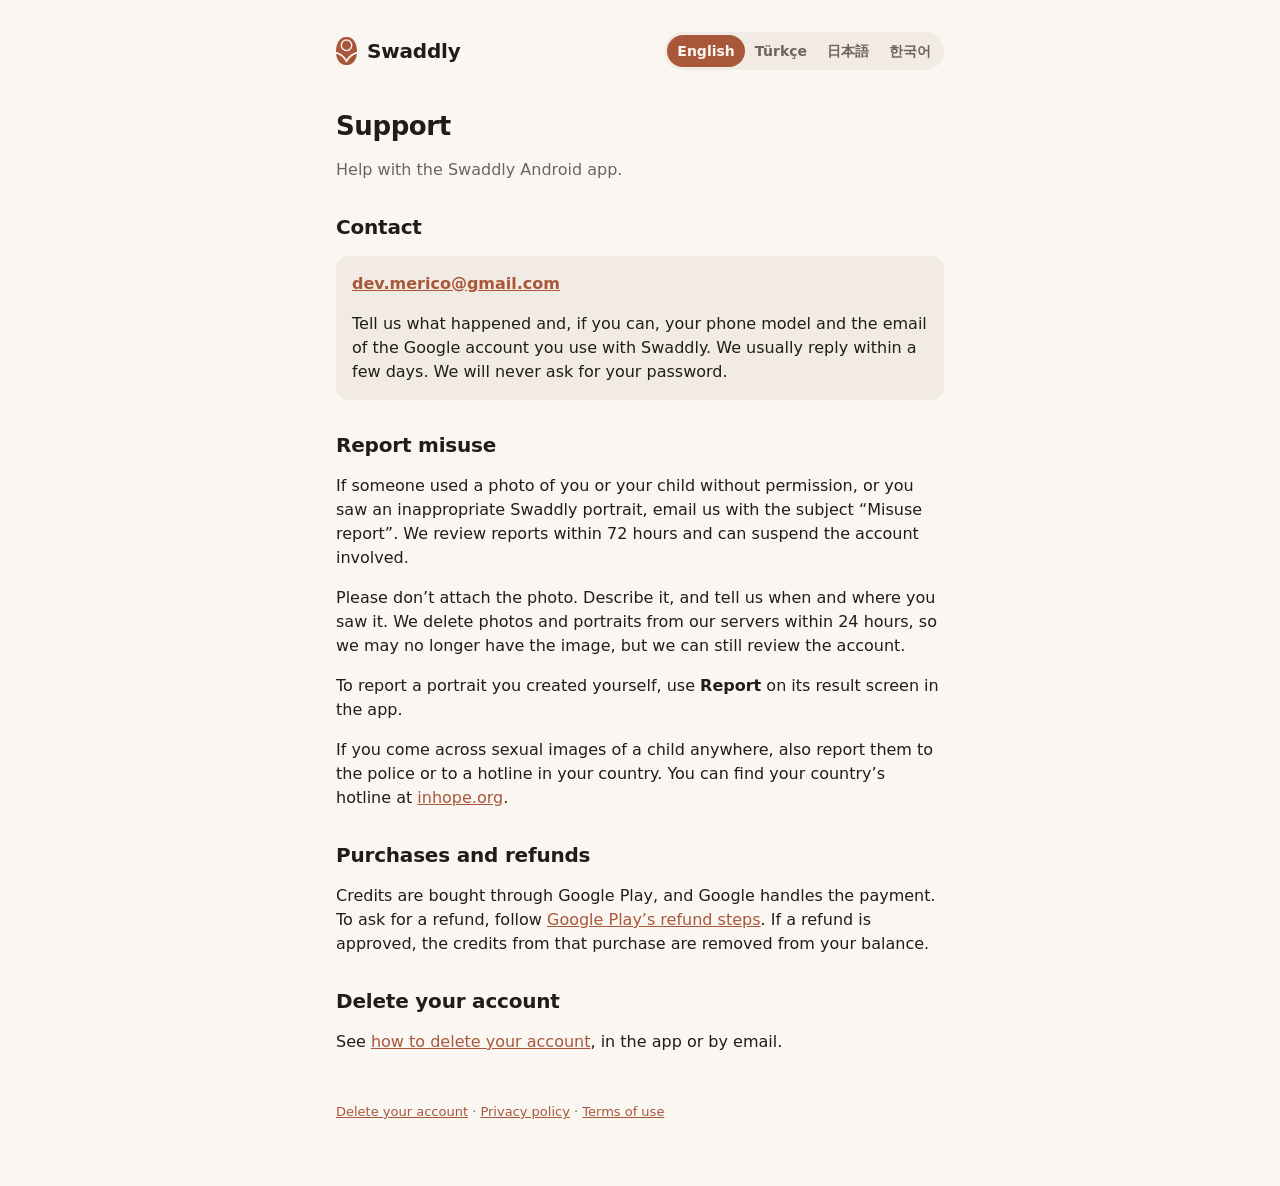
<file: support/index.html>
<!doctype html>
<html lang="en">
<head>
  <meta charset="utf-8">
  <meta name="viewport" content="width=device-width, initial-scale=1">
  <title>Swaddly support</title>
  <meta name="description" content="Contact Swaddly, report misuse and get help with purchases.">
  <link rel="icon" href="../favicon.png">
  <link rel="stylesheet" href="../assets/style.css">
  <script src="../assets/lang.js"></script>
</head>
<body>
<main>
  <header class="top">
    <a class="brand" href="../" data-keep-lang><span class="brand-mark" aria-hidden="true"></span>Swaddly</a>
    <nav class="languages" aria-label="Language">
      <a href="#en" hreflang="en" data-switch>English</a>
      <a href="#tr" hreflang="tr" lang="tr" data-switch>Türkçe</a>
      <a href="#ja" hreflang="ja" lang="ja" data-switch>日本語</a>
      <a href="#ko" hreflang="ko" lang="ko" data-switch>한국어</a>
    </nav>
  </header>

  <section data-lang="en">
    <h1>Support</h1>
    <p class="muted">Help with the Swaddly Android app.</p>

    <h2>Contact</h2>
    <div class="card">
      <p><a class="email" href="mailto:dev.merico@gmail.com">dev.merico@gmail.com</a></p>
      <p>Tell us what happened and, if you can, your phone model and the email of the Google account you use with Swaddly. We usually reply within a few days. We will never ask for your password.</p>
    </div>

    <h2>Report misuse</h2>
    <p>If someone used a photo of you or your child without permission, or you saw an inappropriate Swaddly portrait, email us with the subject “Misuse report”. We review reports within 72 hours and can suspend the account involved.</p>
    <p>Please don’t attach the photo. Describe it, and tell us when and where you saw it. We delete photos and portraits from our servers within 24 hours, so we may no longer have the image, but we can still review the account.</p>
    <p>To report a portrait you created yourself, use <strong>Report</strong> on its result screen in the app.</p>
    <p>If you come across sexual images of a child anywhere, also report them to the police or to a hotline in your country. You can find your country’s hotline at <a href="https://www.inhope.org">inhope.org</a>.</p>

    <h2>Purchases and refunds</h2>
    <p>Credits are bought through Google Play, and Google handles the payment. To ask for a refund, follow <a href="https://support.google.com/googleplay/answer/2479637">Google Play’s refund steps</a>. If a refund is approved, the credits from that purchase are removed from your balance.</p>

    <h2>Delete your account</h2>
    <p>See <a href="../delete-account/#en">how to delete your account</a>, in the app or by email.</p>
  </section>

  <hr class="lang-divider">

  <section lang="tr" data-lang="tr">
    <h1>Destek</h1>
    <p class="muted">Swaddly Android uygulaması için yardım.</p>

    <h2>İletişim</h2>
    <div class="card">
      <p><a class="email" href="mailto:dev.merico@gmail.com">dev.merico@gmail.com</a></p>
      <p>Ne olduğunu anlat; yapabilirsen telefon modelini ve Swaddly’de kullandığın Google hesabının e-postasını da ekle. Genellikle birkaç gün içinde yanıt veririz. Şifreni asla sormayız.</p>
    </div>

    <h2>Kötüye kullanımı bildir</h2>
    <p>Biri senin ya da çocuğunun fotoğrafını izinsiz kullandıysa veya uygunsuz bir Swaddly portresi gördüysen “Kötüye kullanım bildirimi” konulu bir e-posta gönder. Bildirimleri 72 saat içinde inceleriz ve ilgili hesabı askıya alabiliriz.</p>
    <p>Lütfen fotoğrafı ekleme. Fotoğrafı anlat; ne zaman ve nerede gördüğünü yaz. Fotoğrafları ve portreleri 24 saat içinde sunucularımızdan sildiğimiz için görsel bizde olmayabilir, ama hesabı yine de inceleyebiliriz.</p>
    <p>Kendi oluşturduğun bir portreyi bildirmek için uygulamada sonuç ekranındaki <strong>Bildir</strong>’i kullan.</p>
    <p>Herhangi bir yerde çocuğa ait cinsel içerikli bir görüntüyle karşılaşırsan polise ya da ülkendeki ihbar hattına da bildir. Ülkendeki ihbar hattını <a href="https://www.inhope.org">inhope.org</a>’da bulabilirsin.</p>

    <h2>Satın almalar ve iadeler</h2>
    <p>Krediler Google Play üzerinden satın alınır, ödemeyi Google yönetir. İade istemek için <a href="https://support.google.com/googleplay/answer/2479637?hl=tr">Google Play’in iade adımlarını</a> izle. İade onaylanırsa o satın almanın kredileri bakiyenden düşülür.</p>

    <h2>Hesabını sil</h2>
    <p>Uygulamadan ya da e-postayla <a href="../delete-account/#tr">hesabını nasıl sileceğini</a> gör.</p>
  </section>

  <section lang="ja" data-lang="ja">
    <h1>サポート</h1>
    <p class="muted">SwaddlyのAndroidアプリに関するヘルプです。</p>

    <h2>お問い合わせ</h2>
    <div class="card">
      <p><a class="email" href="mailto:dev.merico@gmail.com">dev.merico@gmail.com</a></p>
      <p>何が起きたかをお知らせください。可能であれば、お使いの端末の機種と、Swaddlyで使っているGoogleアカウントのメールアドレスも添えてください。通常は数日以内に返信します。パスワードをお尋ねすることはありません。</p>
    </div>

    <h2>不正利用の報告</h2>
    <p>ご自身やお子さまの写真が許可なく使われた場合や、不適切なSwaddlyのポートレートを見かけた場合は、件名を「Misuse report」としてメールしてください。報告は72時間以内に確認し、該当するアカウントを停止することがあります。</p>
    <p>写真は添付しないでください。写真の内容と、いつどこで見たかをお書きください。写真とポートレートは24時間以内にサーバーから削除するため、画像が残っていない場合もありますが、アカウントの確認はできます。</p>
    <p>ご自身が作成したポートレートを報告するには、アプリの結果画面にある<strong>報告</strong>を使ってください。</p>
    <p>子どもの性的な画像を見つけた場合は、警察またはお住まいの国の通報窓口にも通報してください。各国の窓口は<a href="https://www.inhope.org">inhope.org</a>で探せます。</p>

    <h2>購入と返金</h2>
    <p>クレジットはGoogle Playで購入し、お支払いはGoogleが処理します。返金を希望する場合は、<a href="https://support.google.com/googleplay/answer/2479637?hl=ja">Google Playの返金手続き</a>に従ってください。返金が承認されると、その購入分のクレジットは残高から差し引かれます。</p>

    <h2>アカウントの削除</h2>
    <p>アプリまたはメールでの<a href="../delete-account/#ja">アカウントの削除方法</a>をご覧ください。</p>
  </section>

  <section lang="ko" data-lang="ko">
    <h1>지원</h1>
    <p class="muted">Swaddly Android 앱에 관한 도움말입니다.</p>

    <h2>문의</h2>
    <div class="card">
      <p><a class="email" href="mailto:dev.merico@gmail.com">dev.merico@gmail.com</a></p>
      <p>무슨 일이 있었는지 알려 주세요. 가능하면 휴대폰 기종과 Swaddly에서 쓰는 Google 계정의 이메일 주소도 함께 적어 주세요. 보통 며칠 안에 답변합니다. 비밀번호는 절대 묻지 않습니다.</p>
    </div>

    <h2>악용 신고</h2>
    <p>누군가 본인이나 자녀의 사진을 허락 없이 사용했거나 부적절한 Swaddly 포트레이트를 보셨다면, 제목을 'Misuse report'로 하여 이메일을 보내 주세요. 신고는 72시간 이내에 검토하며 관련 계정을 정지할 수 있습니다.</p>
    <p>사진은 첨부하지 마세요. 사진의 내용과 언제, 어디서 보셨는지 적어 주세요. 사진과 포트레이트는 24시간 이내에 서버에서 삭제하므로 이미지가 남아 있지 않을 수 있지만, 계정은 검토할 수 있습니다.</p>
    <p>직접 만든 포트레이트를 신고하려면 앱의 결과 화면에서 <strong>신고</strong>를 이용하세요.</p>
    <p>아동의 성적인 이미지를 발견하면 경찰이나 거주 국가의 신고 창구에도 신고해 주세요. 각국의 신고 창구는 <a href="https://www.inhope.org">inhope.org</a>에서 찾을 수 있습니다.</p>

    <h2>구매와 환불</h2>
    <p>크레딧은 Google Play에서 구매하며 결제는 Google이 처리합니다. 환불을 원하시면 <a href="https://support.google.com/googleplay/answer/2479637?hl=ko">Google Play 환불 절차</a>를 따라 주세요. 환불이 승인되면 그 구매로 받은 크레딧이 잔액에서 차감됩니다.</p>

    <h2>계정 삭제</h2>
    <p>앱 또는 이메일로 <a href="../delete-account/#ko">계정을 삭제하는 방법</a>을 참고하세요.</p>
  </section>

  <footer data-lang="en">
    <a href="../delete-account/#en">Delete your account</a> · <a href="../privacy/#en">Privacy policy</a> · <a href="../terms/#en">Terms of use</a>
  </footer>
  <footer data-lang="ja" lang="ja">
    <a href="../delete-account/#ja">アカウントの削除</a> · <a href="../privacy/#en">プライバシーポリシー</a> · <a href="../terms/#en">利用規約</a>
  </footer>
  <footer data-lang="ko" lang="ko">
    <a href="../delete-account/#ko">계정 삭제</a> · <a href="../privacy/#en">개인정보처리방침</a> · <a href="../terms/#en">이용약관</a>
  </footer>
  <footer data-lang="tr" lang="tr">
    <a href="../delete-account/#tr">Hesabını sil</a> · <a href="../privacy/#tr">Gizlilik politikası</a> · <a href="../terms/#tr">Kullanım koşulları</a>
  </footer>
</main>
</body>
</html>
</file>
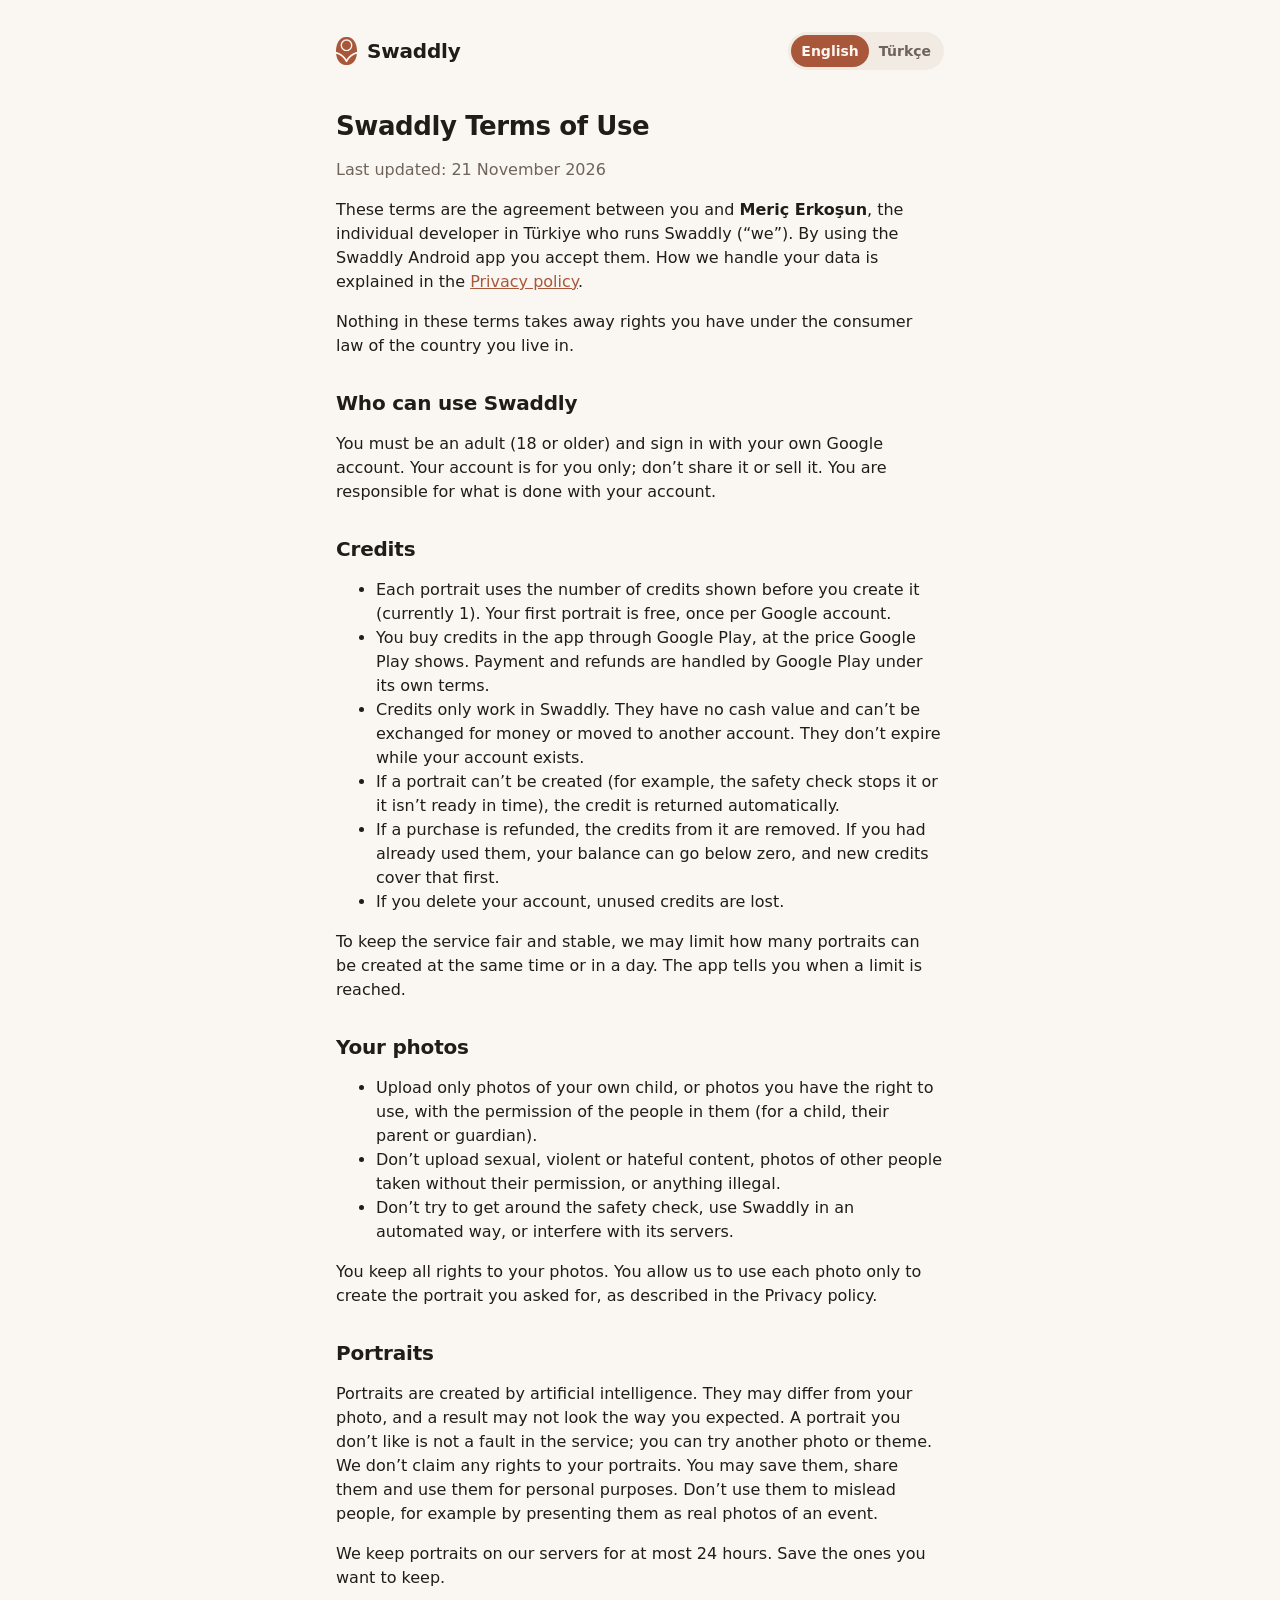
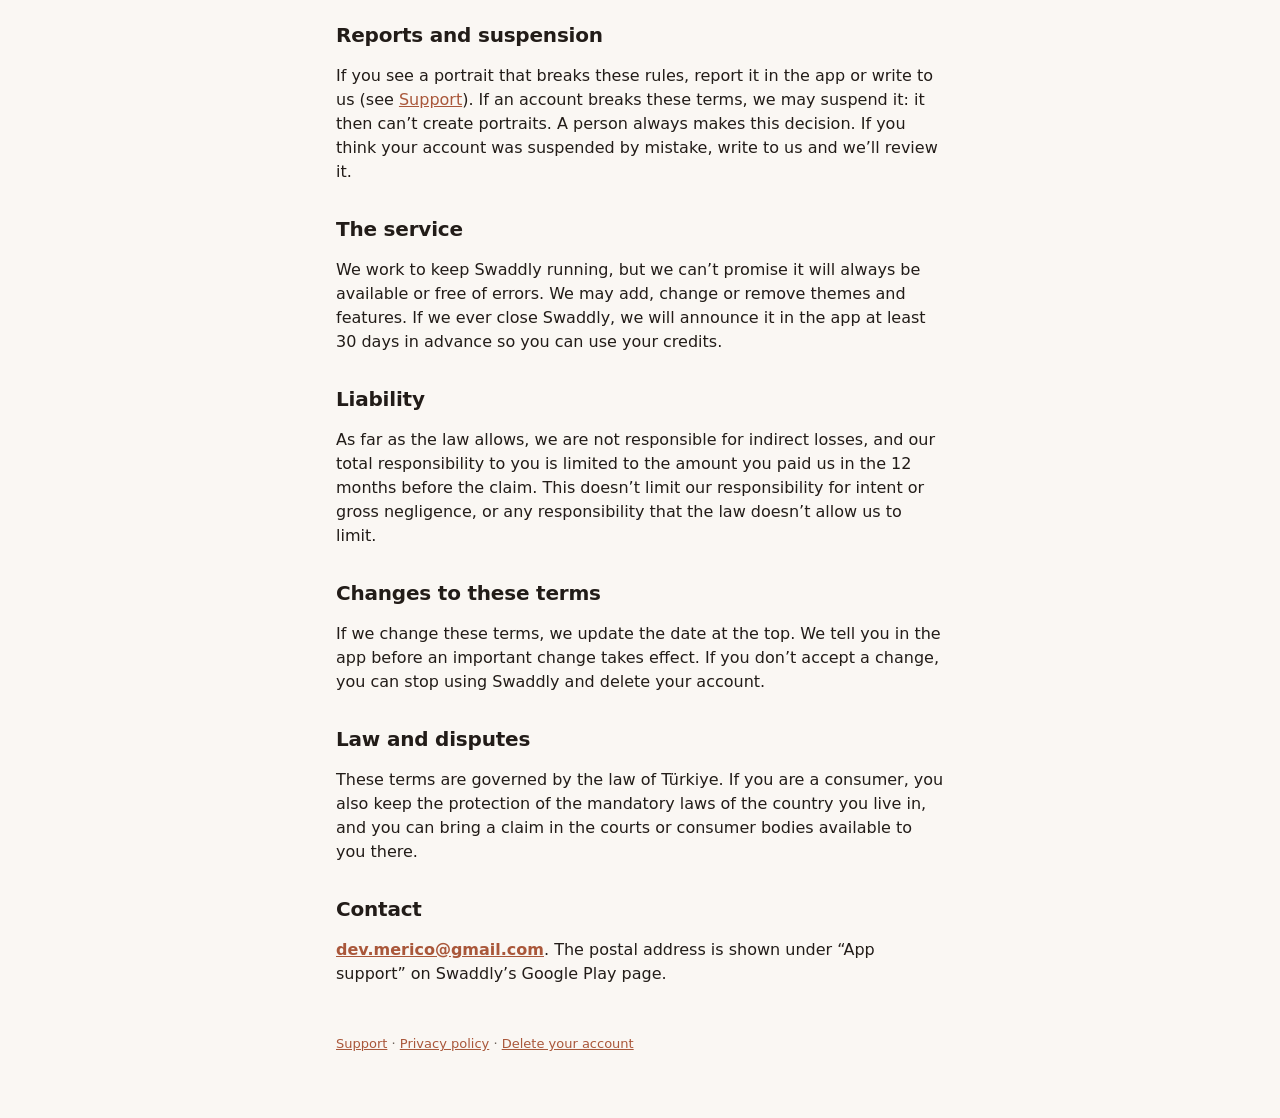
<file: terms/index.html>
<!doctype html>
<html lang="en" data-langs="en tr">
<head>
  <meta charset="utf-8">
  <meta name="viewport" content="width=device-width, initial-scale=1">
  <title>Swaddly Terms of Use</title>
  <meta name="description" content="The rules for using Swaddly: accounts, credits, photos, portraits and liability.">
  <link rel="icon" href="../favicon.png">
  <link rel="stylesheet" href="../assets/style.css">
  <script src="../assets/lang.js"></script>
</head>
<body>
<main>
  <header class="top">
    <a class="brand" href="../" data-keep-lang><span class="brand-mark" aria-hidden="true"></span>Swaddly</a>
    <nav class="languages" aria-label="Language">
      <a href="#en" hreflang="en" data-switch>English</a>
      <a href="#tr" hreflang="tr" lang="tr" data-switch>Türkçe</a>
    </nav>
  </header>

  <section data-lang="en">
    <h1>Swaddly Terms of Use</h1>
    <p class="muted">Last updated: 21 November 2026</p>
    <p>These terms are the agreement between you and <strong>Meriç Erkoşun</strong>, the individual developer in Türkiye who runs Swaddly (“we”). By using the Swaddly Android app you accept them. How we handle your data is explained in the <a href="../privacy/#en">Privacy policy</a>.</p>
    <p>Nothing in these terms takes away rights you have under the consumer law of the country you live in.</p>

    <h2>Who can use Swaddly</h2>
    <p>You must be an adult (18 or older) and sign in with your own Google account. Your account is for you only; don’t share it or sell it. You are responsible for what is done with your account.</p>

    <h2>Credits</h2>
    <ul>
      <li>Each portrait uses the number of credits shown before you create it (currently 1). Your first portrait is free, once per Google account.</li>
      <li>You buy credits in the app through Google Play, at the price Google Play shows. Payment and refunds are handled by Google Play under its own terms.</li>
      <li>Credits only work in Swaddly. They have no cash value and can’t be exchanged for money or moved to another account. They don’t expire while your account exists.</li>
      <li>If a portrait can’t be created (for example, the safety check stops it or it isn’t ready in time), the credit is returned automatically.</li>
      <li>If a purchase is refunded, the credits from it are removed. If you had already used them, your balance can go below zero, and new credits cover that first.</li>
      <li>If you delete your account, unused credits are lost.</li>
    </ul>
    <p>To keep the service fair and stable, we may limit how many portraits can be created at the same time or in a day. The app tells you when a limit is reached.</p>

    <h2>Your photos</h2>
    <ul>
      <li>Upload only photos of your own child, or photos you have the right to use, with the permission of the people in them (for a child, their parent or guardian).</li>
      <li>Don’t upload sexual, violent or hateful content, photos of other people taken without their permission, or anything illegal.</li>
      <li>Don’t try to get around the safety check, use Swaddly in an automated way, or interfere with its servers.</li>
    </ul>
    <p>You keep all rights to your photos. You allow us to use each photo only to create the portrait you asked for, as described in the Privacy policy.</p>

    <h2>Portraits</h2>
    <p>Portraits are created by artificial intelligence. They may differ from your photo, and a result may not look the way you expected. A portrait you don’t like is not a fault in the service; you can try another photo or theme. We don’t claim any rights to your portraits. You may save them, share them and use them for personal purposes. Don’t use them to mislead people, for example by presenting them as real photos of an event.</p>
    <p>We keep portraits on our servers for at most 24 hours. Save the ones you want to keep.</p>

    <h2>Reports and suspension</h2>
    <p>If you see a portrait that breaks these rules, report it in the app or write to us (see <a href="../support/#en">Support</a>). If an account breaks these terms, we may suspend it: it then can’t create portraits. A person always makes this decision. If you think your account was suspended by mistake, write to us and we’ll review it.</p>

    <h2>The service</h2>
    <p>We work to keep Swaddly running, but we can’t promise it will always be available or free of errors. We may add, change or remove themes and features. If we ever close Swaddly, we will announce it in the app at least 30 days in advance so you can use your credits.</p>

    <h2>Liability</h2>
    <p>As far as the law allows, we are not responsible for indirect losses, and our total responsibility to you is limited to the amount you paid us in the 12 months before the claim. This doesn’t limit our responsibility for intent or gross negligence, or any responsibility that the law doesn’t allow us to limit.</p>

    <h2>Changes to these terms</h2>
    <p>If we change these terms, we update the date at the top. We tell you in the app before an important change takes effect. If you don’t accept a change, you can stop using Swaddly and delete your account.</p>

    <h2>Law and disputes</h2>
    <p>These terms are governed by the law of Türkiye. If you are a consumer, you also keep the protection of the mandatory laws of the country you live in, and you can bring a claim in the courts or consumer bodies available to you there.</p>

    <h2>Contact</h2>
    <p><a class="email" href="mailto:dev.merico@gmail.com">dev.merico@gmail.com</a>. The postal address is shown under “App support” on Swaddly’s Google Play page.</p>
  </section>

  <hr class="lang-divider">

  <section lang="tr" data-lang="tr">
    <h1>Swaddly Kullanım Koşulları</h1>
    <p class="muted">Son güncelleme: 21 Kasım 2026</p>
    <p>Bu koşullar, seninle Swaddly’yi yürüten Türkiye’deki bireysel geliştirici <strong>Meriç Erkoşun</strong> (“biz”) arasındaki anlaşmadır. Swaddly Android uygulamasını kullanarak bunları kabul etmiş olursun. Verilerini nasıl işlediğimiz <a href="../privacy/#tr">Gizlilik politikası</a>nda anlatılır.</p>
    <p>Bu koşullardaki hiçbir şey, yaşadığın ülkenin tüketici mevzuatından doğan haklarını ortadan kaldırmaz.</p>

    <h2>Swaddly’yi kimler kullanabilir</h2>
    <p>Yetişkin (18 yaş ve üstü) olmalı ve kendi Google hesabınla giriş yapmalısın. Hesabın yalnızca senindir; paylaşma ya da satma. Hesabınla yapılanlardan sen sorumlusun.</p>

    <h2>Krediler</h2>
    <ul>
      <li>Her portre, oluşturmadan önce gösterilen sayıda kredi kullanır (şu an 1). İlk portren ücretsizdir; her Google hesabı için bir kez.</li>
      <li>Krediyi uygulamada Google Play üzerinden, Google Play’in gösterdiği fiyatla alırsın. Ödeme ve iadeleri Google Play kendi koşullarıyla yürütür.</li>
      <li>Krediler yalnızca Swaddly’de geçer. Nakit değeri yoktur, paraya çevrilemez ve başka hesaba aktarılamaz. Hesabın var olduğu sürece süresi dolmaz.</li>
      <li>Bir portre oluşturulamazsa (örneğin güvenlik denetimi durdurursa ya da zamanında hazır olmazsa) kredi otomatik olarak iade edilir.</li>
      <li>Bir satın alma iade edilirse o satın almanın kredileri düşülür. Onları zaten kullandıysan bakiyen eksiye düşebilir; yeni krediler önce bunu kapatır.</li>
      <li>Hesabını silersen kullanılmamış kredilerin kaybolur.</li>
    </ul>
    <p>Hizmeti adil ve düzgün tutmak için aynı anda ya da bir günde oluşturulabilecek portre sayısını sınırlayabiliriz. Sınıra gelindiğinde uygulama haber verir.</p>

    <h2>Fotoğrafların</h2>
    <ul>
      <li>Yalnızca kendi çocuğunun fotoğraflarını ya da kullanma hakkın olan, içindeki kişilerin (çocuk için ebeveyninin ya da vasisinin) izniyle çekilmiş fotoğrafları yükle.</li>
      <li>Cinsel, şiddet içeren ya da nefret söylemi barındıran içerik, izinsiz çekilmiş başka kişilerin fotoğraflarını ya da yasa dışı bir şey yükleme.</li>
      <li>Güvenlik denetimini atlatmaya çalışma, Swaddly’yi otomatik araçlarla kullanma ya da sunucularına müdahale etme.</li>
    </ul>
    <p>Fotoğraflarının tüm hakları sende kalır. Her fotoğrafı yalnızca istediğin portreyi oluşturmak için, Gizlilik politikasında anlatıldığı gibi kullanmamıza izin verirsin.</p>

    <h2>Portreler</h2>
    <p>Portreler yapay zekâyla oluşturulur. Fotoğrafından farklı olabilir ve sonuç beklediğin gibi görünmeyebilir. Beğenmediğin bir portre hizmetin kusuru sayılmaz; başka bir fotoğraf ya da temayla yeniden deneyebilirsin. Portreler üzerinde hiçbir hak iddia etmeyiz. Onları kaydedebilir, paylaşabilir ve kişisel amaçlarla kullanabilirsin. İnsanları yanıltmak için, örneğin gerçek bir olayın fotoğrafıymış gibi sunarak kullanma.</p>
    <p>Portreleri sunucularımızda en fazla 24 saat tutarız. Saklamak istediklerini cihazına kaydet.</p>

    <h2>Bildirimler ve askıya alma</h2>
    <p>Bu kurallara aykırı bir portre görürsen uygulamadan bildir ya da bize yaz (<a href="../support/#tr">Destek</a>). Bu koşullara aykırı davranan bir hesabı askıya alabiliriz; askıdaki hesap portre oluşturamaz. Bu kararı her zaman bir insan verir. Hesabının yanlışlıkla askıya alındığını düşünüyorsan bize yaz, yeniden inceleriz.</p>

    <h2>Hizmet</h2>
    <p>Swaddly’yi çalışır tutmak için uğraşırız, ama her zaman erişilebilir ve hatasız olacağını garanti edemeyiz. Tema ve özellik ekleyebilir, değiştirebilir ya da kaldırabiliriz. Swaddly’yi kapatırsak, kredilerini kullanabilmen için bunu en az 30 gün önceden uygulamada duyururuz.</p>

    <h2>Sorumluluk</h2>
    <p>Kanunun izin verdiği ölçüde dolaylı zararlardan sorumlu değiliz ve sana karşı toplam sorumluluğumuz, talepten önceki 12 ayda bize ödediğin tutarla sınırlıdır. Bu, kast ya da ağır ihmalden doğan sorumluluğumuzu ve kanunun sınırlamamıza izin vermediği hiçbir sorumluluğu sınırlamaz.</p>

    <h2>Koşullardaki değişiklikler</h2>
    <p>Bu koşulları değiştirirsek en üstteki tarihi güncelleriz. Önemli bir değişikliği yürürlüğe girmeden önce uygulamada haber veririz. Bir değişikliği kabul etmezsen Swaddly’yi kullanmayı bırakıp hesabını silebilirsin.</p>

    <h2>Uygulanacak hukuk ve uyuşmazlıklar</h2>
    <p>Bu koşullara Türkiye hukuku uygulanır. Tüketiciysen yaşadığın ülkenin emredici kanunlarının korumasından da yararlanırsın ve orada sana açık olan mahkemelere ya da tüketici kurumlarına (Türkiye’de tüketici hakem heyetlerine) başvurabilirsin.</p>

    <h2>İletişim</h2>
    <p><a class="email" href="mailto:dev.merico@gmail.com">dev.merico@gmail.com</a>. Posta adresi, Swaddly’nin Google Play sayfasında “Uygulama desteği” bölümünde yer alır.</p>
  </section>

  <footer data-lang="en">
    <a href="../support/#en">Support</a> · <a href="../privacy/#en">Privacy policy</a> · <a href="../delete-account/#en">Delete your account</a>
  </footer>
  <footer data-lang="tr" lang="tr">
    <a href="../support/#tr">Destek</a> · <a href="../privacy/#tr">Gizlilik politikası</a> · <a href="../delete-account/#tr">Hesabını sil</a>
  </footer>
</main>
</body>
</html>
</file>
<file: assets/style.css>
/* Swaddly renkleri (uygulama deposundaki DESIGN.md §2). Yazı tipi dışarıdan
   yüklenmez: ziyaretçinin bilgisi üçüncü tarafa gitmesin. */
:root {
  color-scheme: light dark;
  --background: #faf7f3;
  --surface: #f1ebe4;
  --border: #e4dbd2;
  --text: #221c18;
  --text-muted: #6e645c;
  --accent: #a9573a;
}

@media (prefers-color-scheme: dark) {
  :root {
    --background: #141110;
    --surface: #221c19;
    --border: #3a322c;
    --text: #f3ede7;
    --text-muted: #a89c92;
    --accent: #e3936f;
  }
}

* {
  box-sizing: border-box;
}

body {
  margin: 0;
  background: var(--background);
  color: var(--text);
  font: 16px/1.5 Inter, system-ui, -apple-system, "Segoe UI", Roboto, sans-serif;
}

main {
  max-width: 640px;
  margin: 0 auto;
  padding: 32px 16px 64px;
}

a {
  color: var(--accent);
}

.brand {
  display: flex;
  align-items: center;
  gap: 10px;
  font-weight: 600;
  font-size: 20px;
  letter-spacing: -0.2px;
  color: var(--text);
  text-decoration: none;
}

/* Beyaz PNG simge, vurgu rengiyle boyanır (uygulamadaki BrandMark gibi). */
.brand-mark {
  width: 21px;
  height: 28px;
  background: var(--accent);
  mask: url("logo-mark.png") center / contain no-repeat;
  -webkit-mask: url("logo-mark.png") center / contain no-repeat;
}

h1 {
  margin: 40px 0 8px;
  font-size: 26px;
  line-height: 32px;
  letter-spacing: -0.4px;
}

h2 {
  margin: 32px 0 8px;
  font-size: 20px;
  line-height: 26px;
  letter-spacing: -0.2px;
}

h3 {
  margin: 24px 0 4px;
  font-size: 16px;
  line-height: 22px;
}

.muted {
  color: var(--text-muted);
}

/* Üst satır: logo solda, dil seçimi sağda. */
.top {
  display: flex;
  flex-wrap: wrap;
  align-items: center;
  justify-content: space-between;
  gap: 12px 16px;
}

.languages {
  display: flex;
  flex-shrink: 0;
  padding: 3px;
  border-radius: 999px;
  background: var(--surface);
  font-size: 14px;
  line-height: 20px;
}

.languages a {
  padding: 6px 10px;
  border-radius: 999px;
  color: var(--text-muted);
  font-weight: 600;
  text-decoration: none;
}

html[data-lang="en"] .languages a[hreflang="en"],
html[data-lang="tr"] .languages a[hreflang="tr"],
html[data-lang="ja"] .languages a[hreflang="ja"],
html[data-lang="ko"] .languages a[hreflang="ko"] {
  background: var(--accent);
  color: var(--background);
}

/* Seçilmeyen dil gizlenir (assets/lang.js). JavaScript yoksa bütün diller
   görünür, alt bilgi İngilizce kalır. */
html[data-lang]:not([data-lang="en"]) body [data-lang="en"],
html[data-lang]:not([data-lang="tr"]) body [data-lang="tr"],
html[data-lang]:not([data-lang="ja"]) body [data-lang="ja"],
html[data-lang]:not([data-lang="ko"]) body [data-lang="ko"],
html[data-lang] .lang-divider,
html:not([data-lang]) footer[data-lang]:not([data-lang="en"]) {
  display: none;
}

/* Japonca ve Korece: satır kelime ortasından kırılmasın (Korece boşlukta,
   Japonca tarayıcının kurallarıyla). */
[lang="ko"] {
  word-break: keep-all;
}

.card {
  margin: 16px 0;
  padding: 16px;
  border-radius: 12px;
  background: var(--surface);
}

.card p:first-child {
  margin-top: 0;
}

.card p:last-child {
  margin-bottom: 0;
}

.email {
  font-weight: 600;
  overflow-wrap: anywhere;
}

hr {
  margin: 48px 0 0;
  border: 0;
  border-top: 1px solid var(--border);
}

footer {
  margin-top: 48px;
  font-size: 13px;
  color: var(--text-muted);
}
</file>
